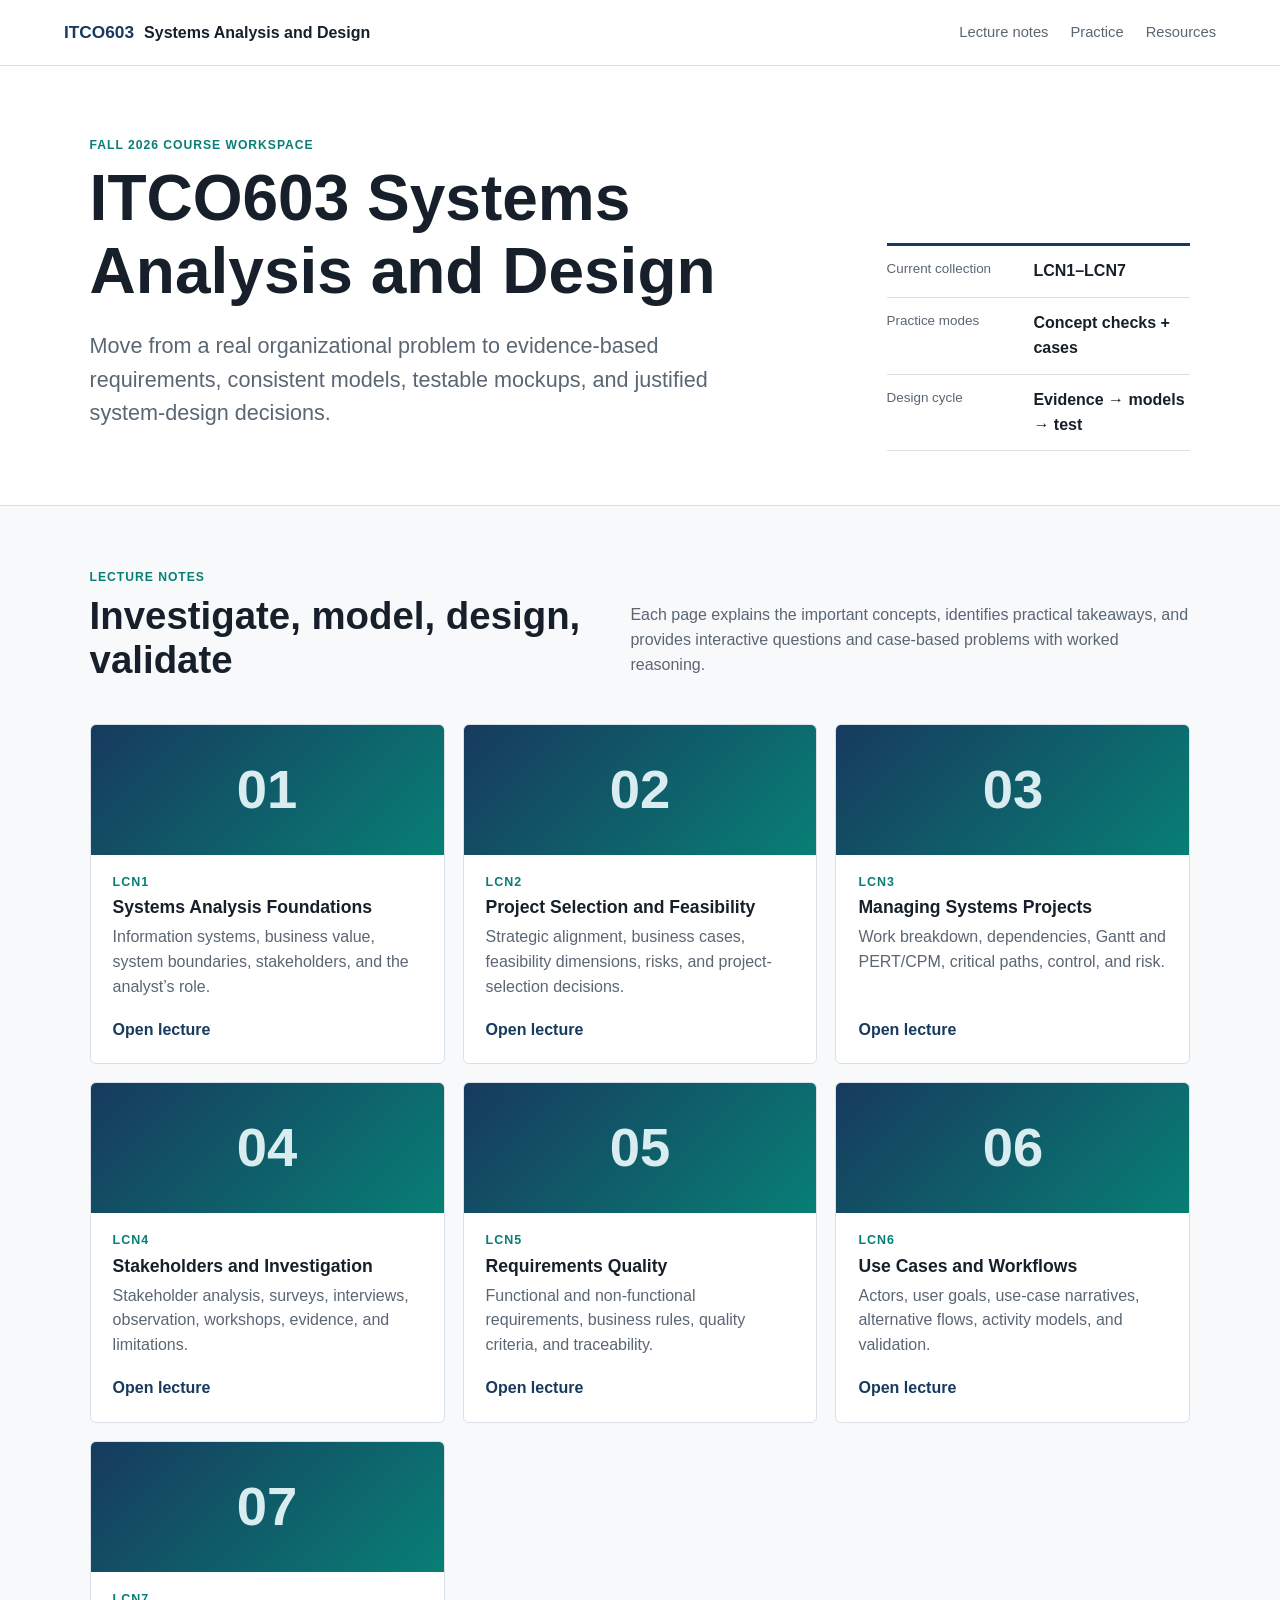
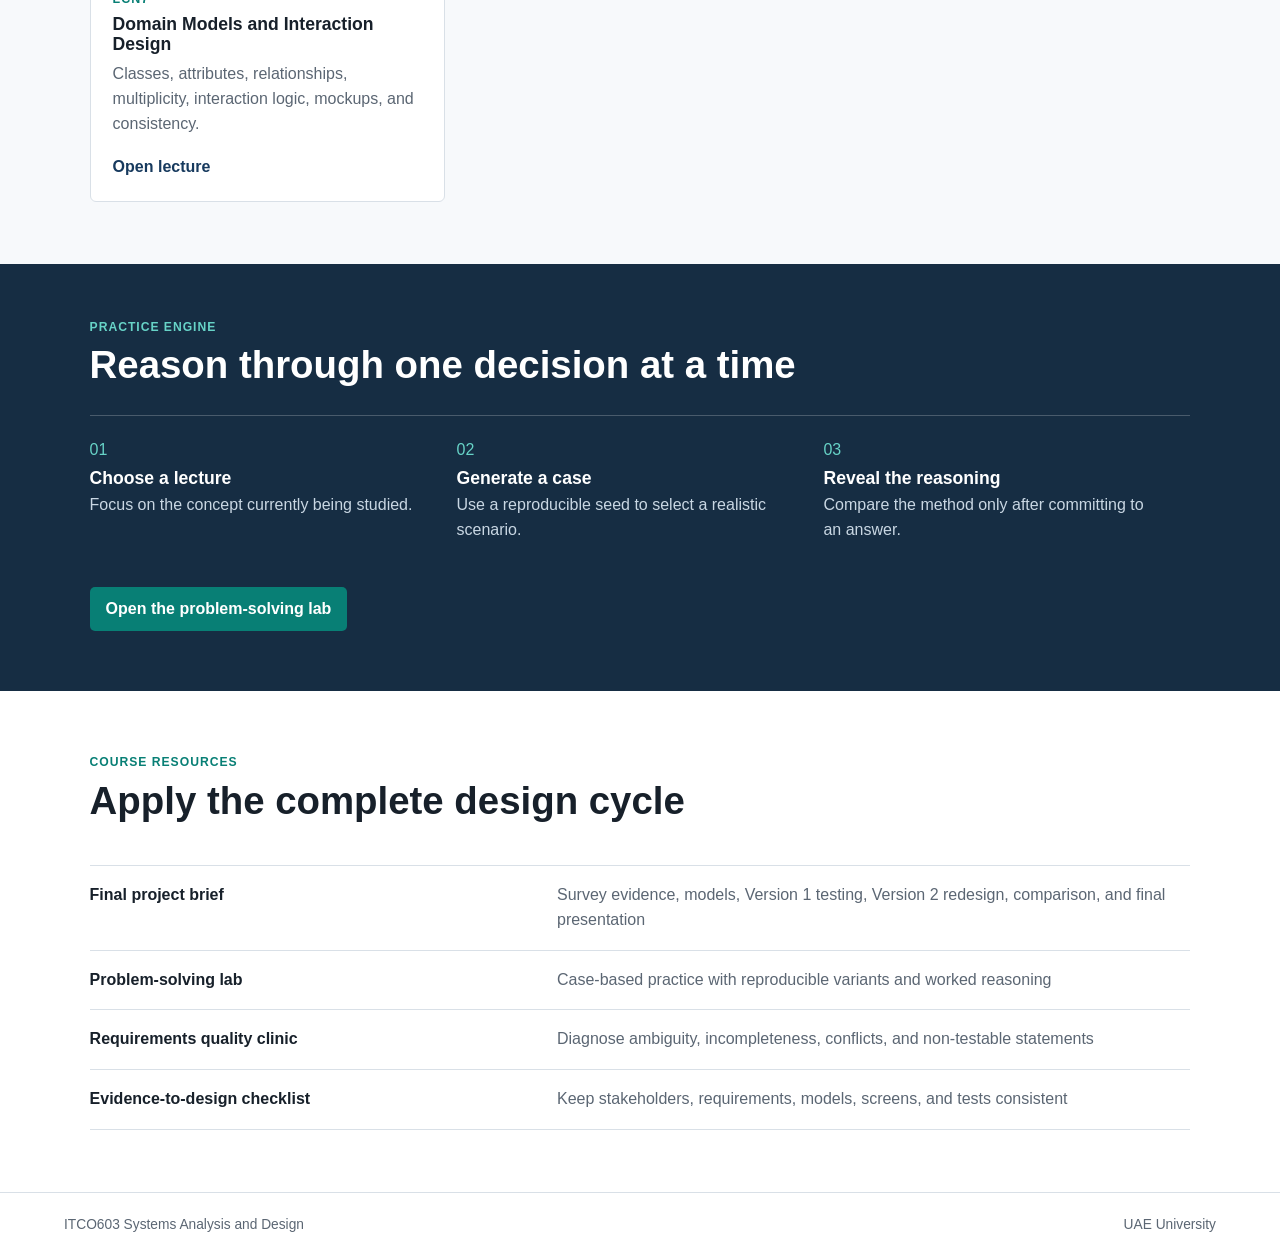
<file: docs/index.html>
<!doctype html>
<html lang="en">
<head>
  <meta charset="utf-8">
  <meta name="viewport" content="width=device-width, initial-scale=1">
  <meta name="description" content="ITCO603 Systems Analysis and Design concepts, practice questions, problem-solving cases, models, mockups, and project resources.">
  <title>ITCO603 Systems Analysis and Design</title>
  <link rel="stylesheet" href="styles.css?v=20260930a">
</head>
<body>
  <header class="site-header">
    <a class="course-mark" href="index.html" aria-label="ITCO603 home"><span class="course-code">ITCO603</span><span>Systems Analysis and Design</span></a>
    <nav class="top-nav" aria-label="Course navigation">
      <a href="#lectures">Lecture notes</a><a href="practice.html">Practice</a><a href="#resources">Resources</a>
    </nav>
  </header>
  <main>
    <section class="course-overview">
      <div>
        <p class="eyebrow">Fall 2026 course workspace</p>
        <h1>ITCO603 Systems Analysis and Design</h1>
        <p class="lede">Move from a real organizational problem to evidence-based requirements, consistent models, testable mockups, and justified system-design decisions.</p>
      </div>
      <dl class="course-facts" aria-label="Course structure">
        <div><dt>Current collection</dt><dd>LCN1–LCN7</dd></div>
        <div><dt>Practice modes</dt><dd>Concept checks + cases</dd></div>
        <div><dt>Design cycle</dt><dd>Evidence → models → test</dd></div>
      </dl>
    </section>

    <section class="section" id="lectures">
      <div class="section-heading">
        <div><p class="eyebrow">Lecture notes</p><h2>Investigate, model, design, validate</h2></div>
        <p>Each page explains the important concepts, identifies practical takeaways, and provides interactive questions and case-based problems with worked reasoning.</p>
      </div>
      <div class="lecture-grid">
        <a class="lecture-card" href="lcn1.html"><span class="lecture-visual">01</span><span class="lecture-number">LCN1</span><h3>Systems Analysis Foundations</h3><p>Information systems, business value, system boundaries, stakeholders, and the analyst’s role.</p><span class="card-action">Open lecture</span></a>
        <a class="lecture-card" href="lcn2.html"><span class="lecture-visual">02</span><span class="lecture-number">LCN2</span><h3>Project Selection and Feasibility</h3><p>Strategic alignment, business cases, feasibility dimensions, risks, and project-selection decisions.</p><span class="card-action">Open lecture</span></a>
        <a class="lecture-card" href="lcn3.html"><span class="lecture-visual">03</span><span class="lecture-number">LCN3</span><h3>Managing Systems Projects</h3><p>Work breakdown, dependencies, Gantt and PERT/CPM, critical paths, control, and risk.</p><span class="card-action">Open lecture</span></a>
        <a class="lecture-card" href="lcn4.html"><span class="lecture-visual">04</span><span class="lecture-number">LCN4</span><h3>Stakeholders and Investigation</h3><p>Stakeholder analysis, surveys, interviews, observation, workshops, evidence, and limitations.</p><span class="card-action">Open lecture</span></a>
        <a class="lecture-card" href="lcn5.html"><span class="lecture-visual">05</span><span class="lecture-number">LCN5</span><h3>Requirements Quality</h3><p>Functional and non-functional requirements, business rules, quality criteria, and traceability.</p><span class="card-action">Open lecture</span></a>
        <a class="lecture-card" href="lcn6.html"><span class="lecture-visual">06</span><span class="lecture-number">LCN6</span><h3>Use Cases and Workflows</h3><p>Actors, user goals, use-case narratives, alternative flows, activity models, and validation.</p><span class="card-action">Open lecture</span></a>
        <a class="lecture-card" href="lcn7.html"><span class="lecture-visual">07</span><span class="lecture-number">LCN7</span><h3>Domain Models and Interaction Design</h3><p>Classes, attributes, relationships, multiplicity, interaction logic, mockups, and consistency.</p><span class="card-action">Open lecture</span></a>
      </div>
    </section>

    <section class="practice-band">
      <div><p class="eyebrow">Practice engine</p><h2>Reason through one decision at a time</h2></div>
      <div class="practice-steps">
        <div><span>01</span><h3>Choose a lecture</h3><p>Focus on the concept currently being studied.</p></div>
        <div><span>02</span><h3>Generate a case</h3><p>Use a reproducible seed to select a realistic scenario.</p></div>
        <div><span>03</span><h3>Reveal the reasoning</h3><p>Compare the method only after committing to an answer.</p></div>
      </div>
      <a class="button button-primary" href="practice.html">Open the problem-solving lab</a>
    </section>

    <section class="section resources" id="resources">
      <div class="section-heading"><div><p class="eyebrow">Course resources</p><h2>Apply the complete design cycle</h2></div></div>
      <div class="resource-list">
        <a href="resources/ITCO603_Final_Project.docx"><strong>Final project brief</strong><span>Survey evidence, models, Version 1 testing, Version 2 redesign, comparison, and final presentation</span></a>
        <a href="practice.html"><strong>Problem-solving lab</strong><span>Case-based practice with reproducible variants and worked reasoning</span></a>
        <a href="lcn5.html#problems"><strong>Requirements quality clinic</strong><span>Diagnose ambiguity, incompleteness, conflicts, and non-testable statements</span></a>
        <a href="lcn7.html#takeaways"><strong>Evidence-to-design checklist</strong><span>Keep stakeholders, requirements, models, screens, and tests consistent</span></a>
      </div>
    </section>
  </main>
  <footer><span>ITCO603 Systems Analysis and Design</span><span>UAE University</span></footer>
</body>
</html>
</file>
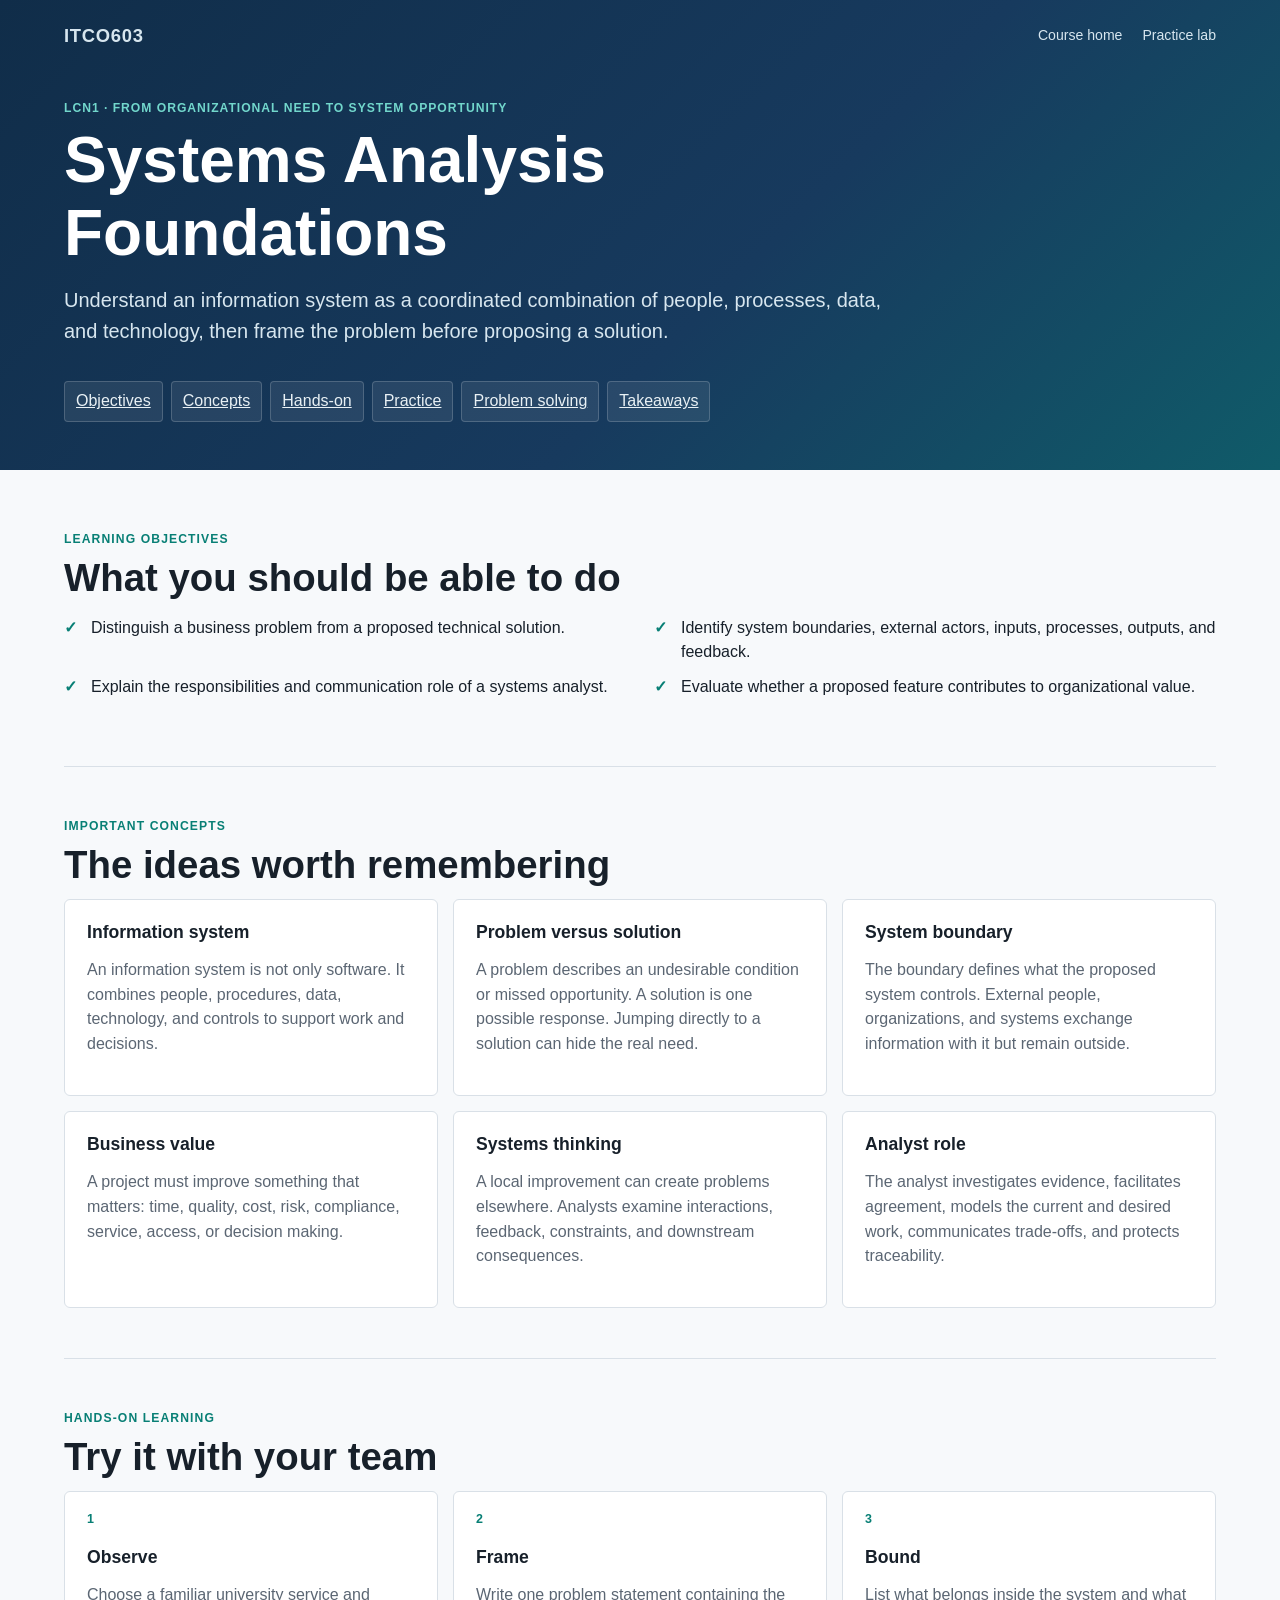
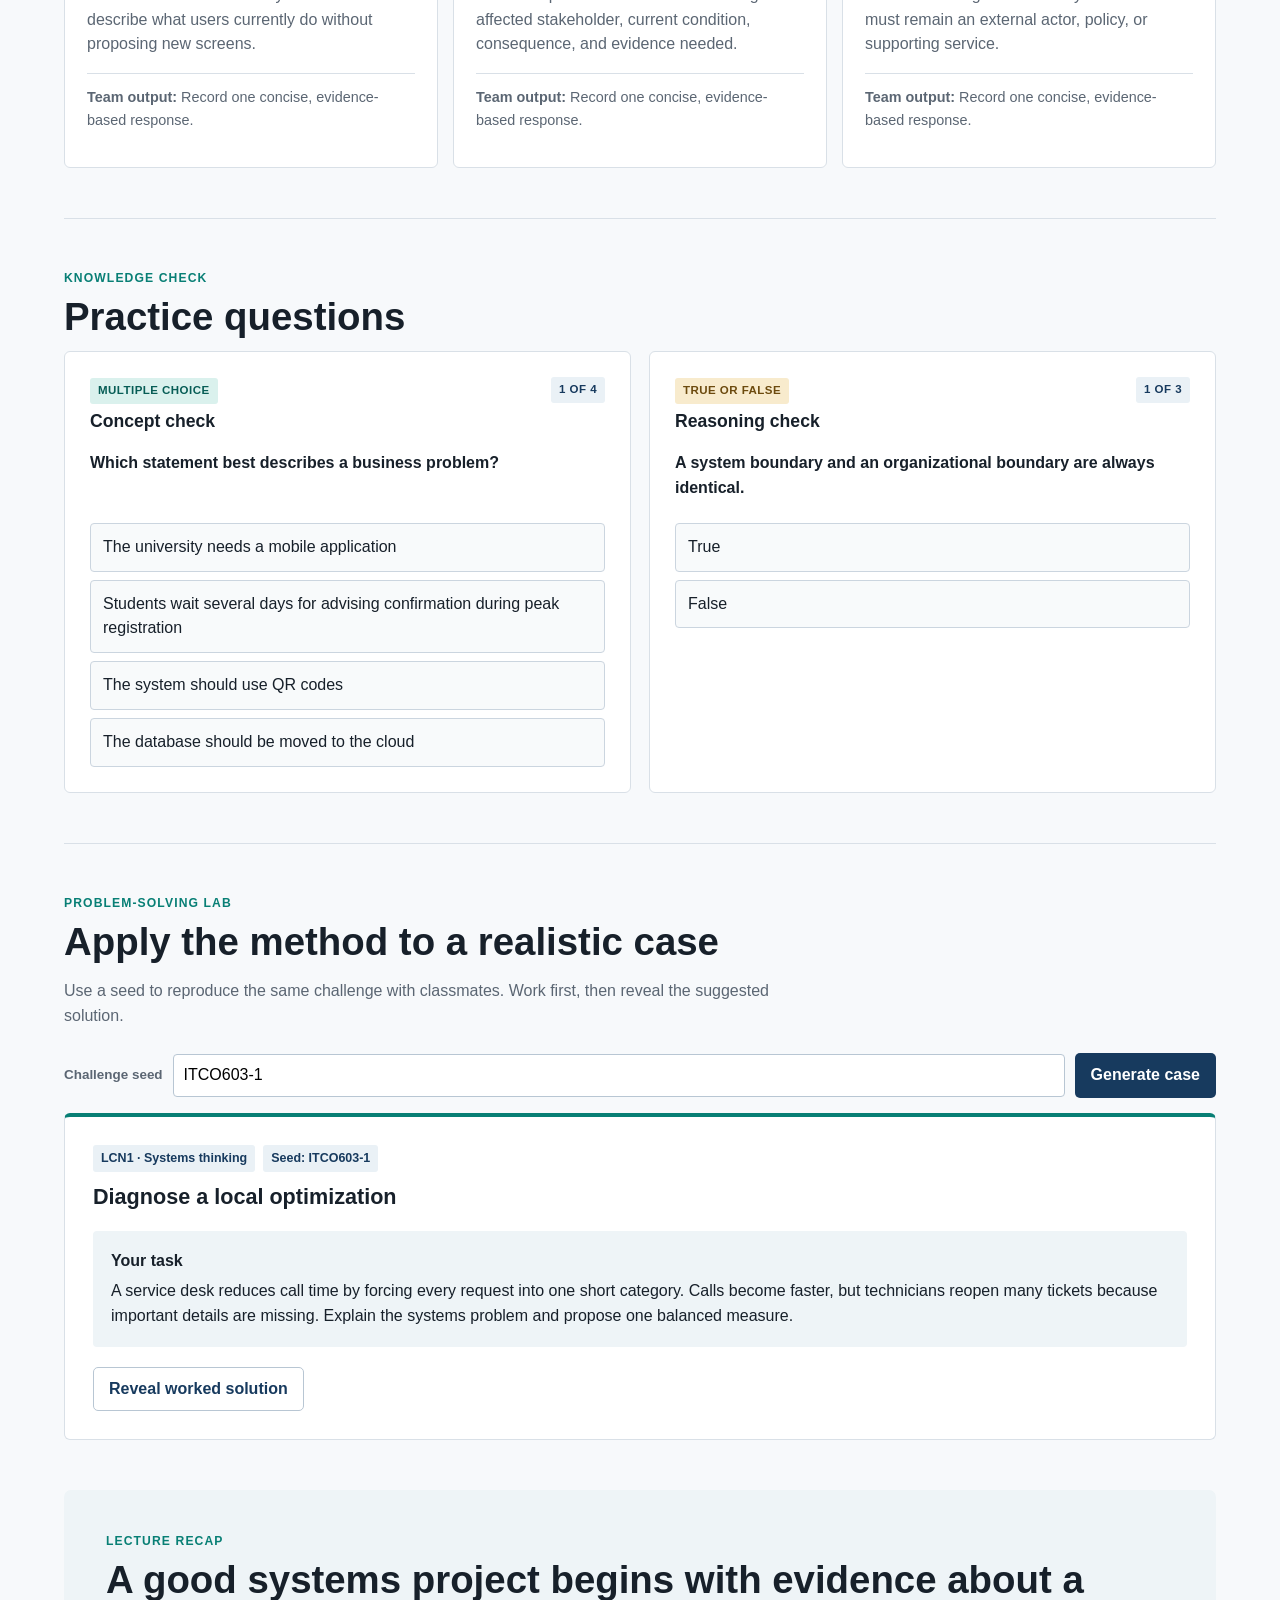
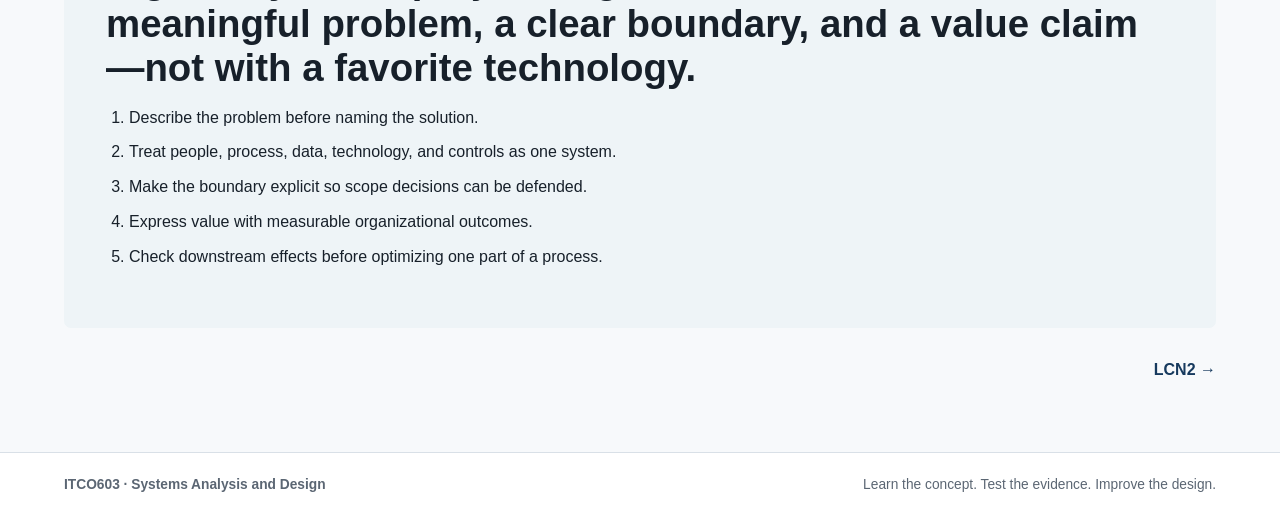
<file: docs/lcn1.html>
<!doctype html><html lang="en"><head><meta charset="utf-8"><meta name="viewport" content="width=device-width, initial-scale=1"><meta name="description" content="ITCO603 LCN1: Systems Analysis Foundations"><title>LCN1 · ITCO603</title><link rel="stylesheet" href="styles.css"></head><body data-lcn="1"><div id="lecture-app"></div><script src="data.js"></script><script src="app.js"></script></body></html>
</file>
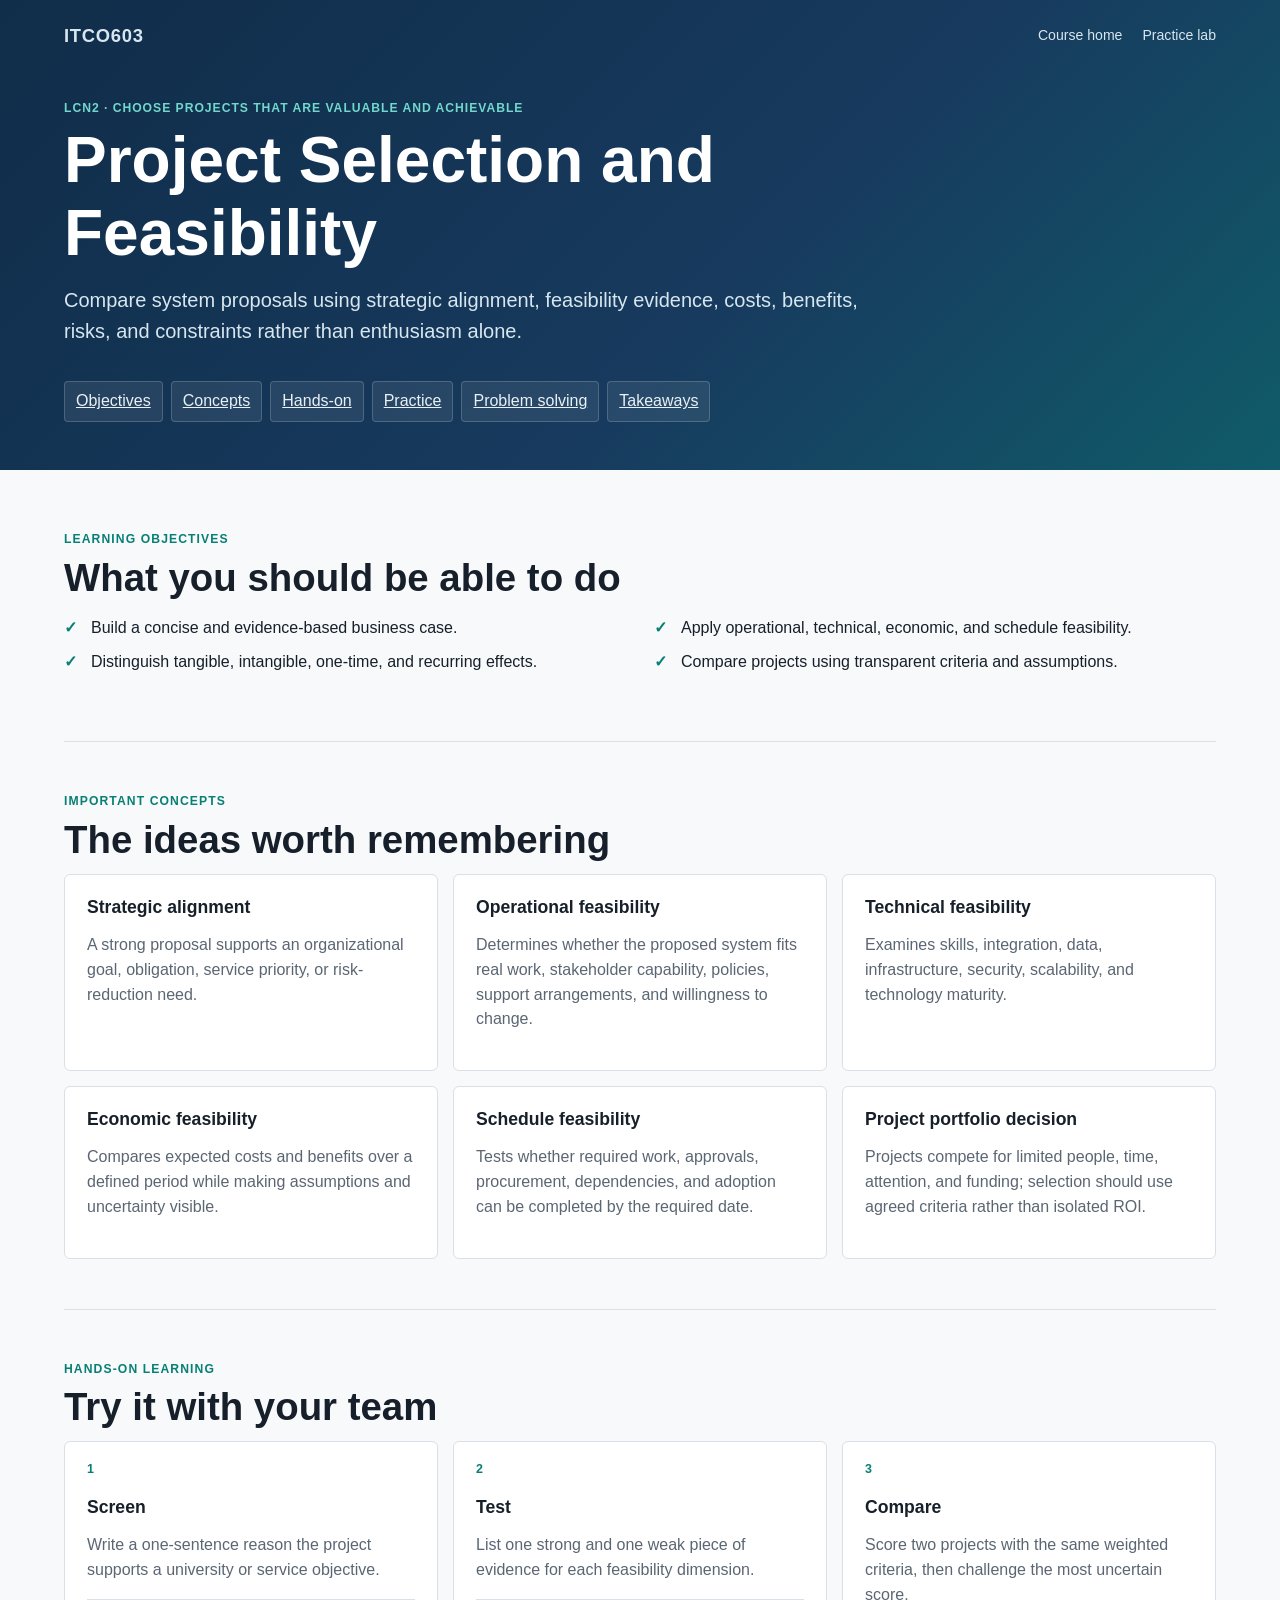
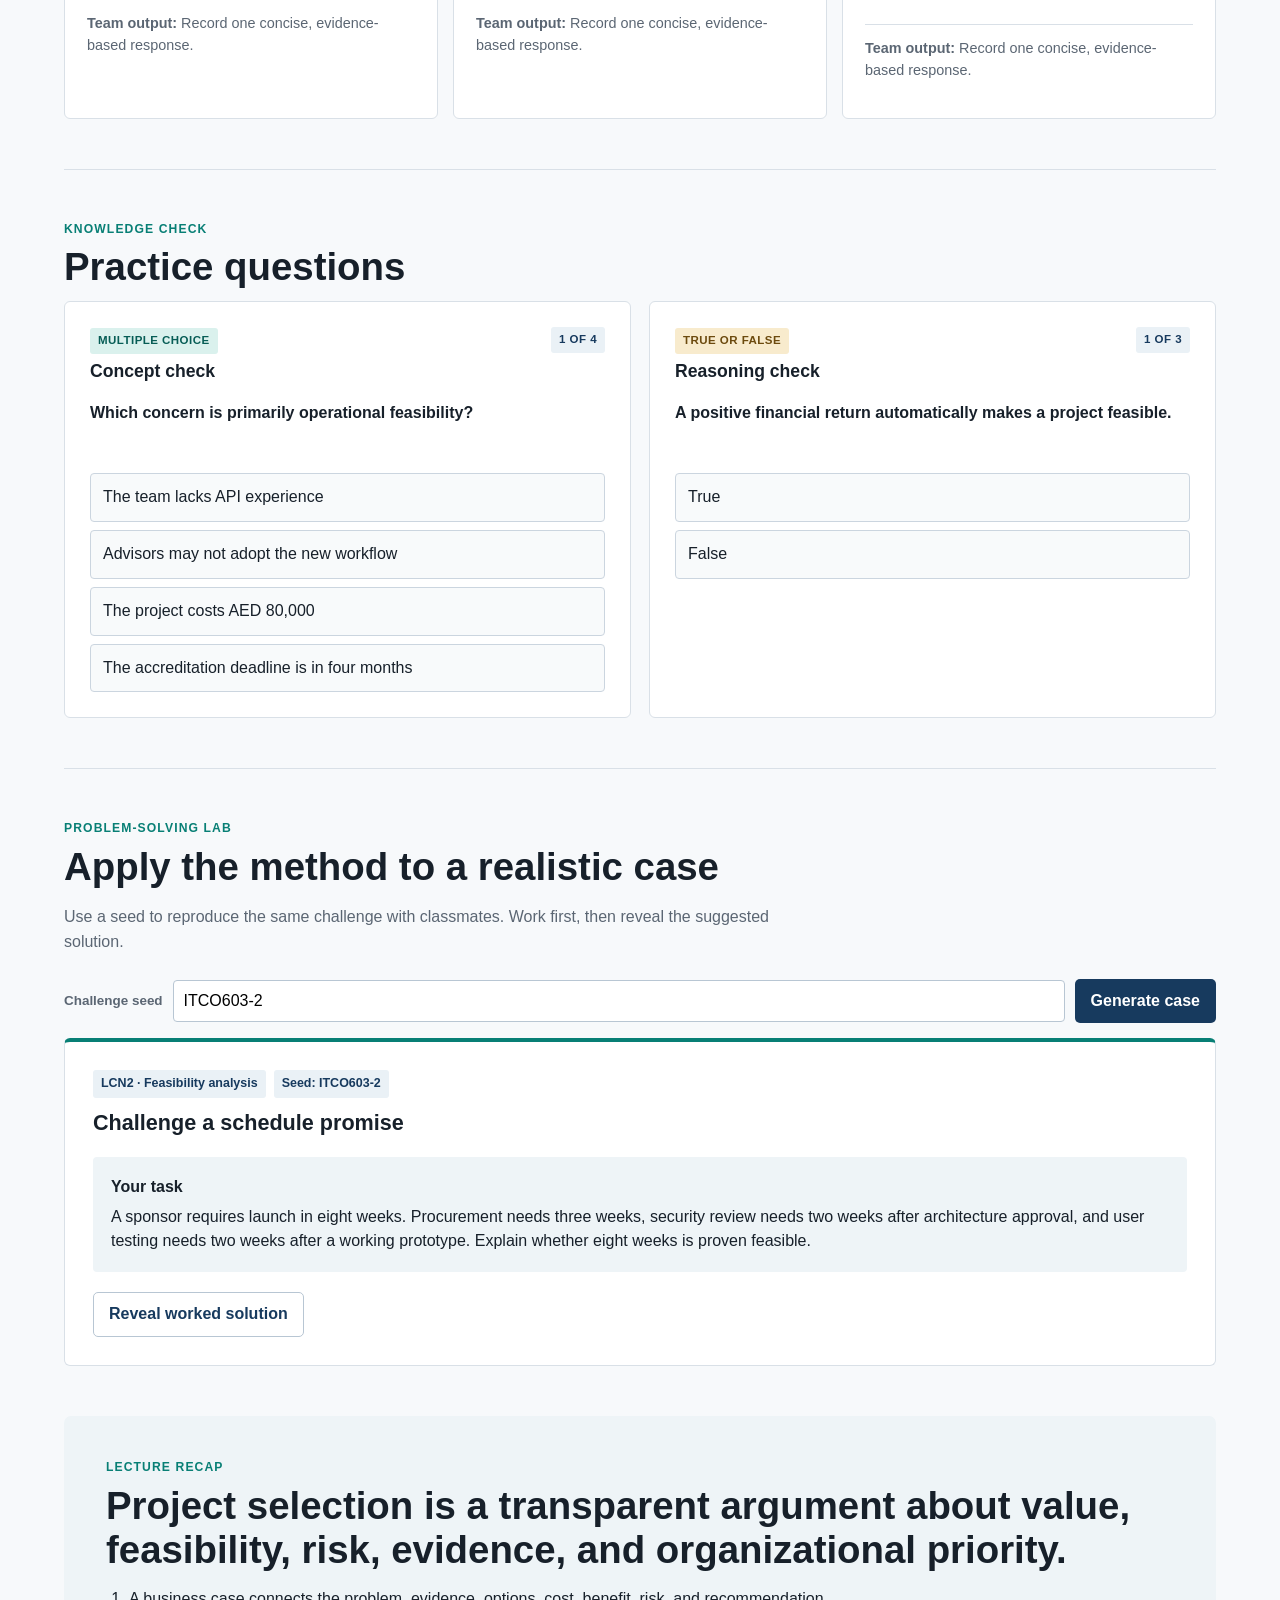
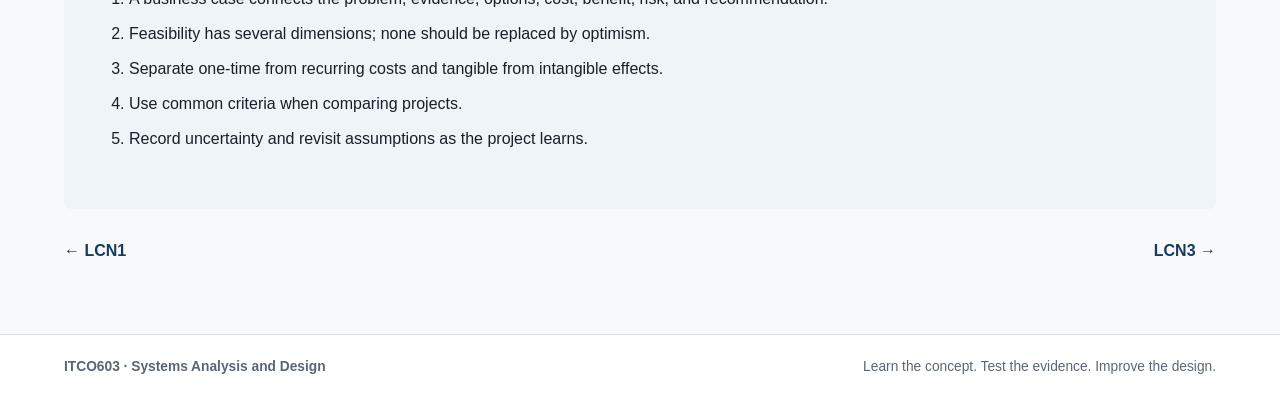
<file: docs/lcn2.html>
<!doctype html><html lang="en"><head><meta charset="utf-8"><meta name="viewport" content="width=device-width, initial-scale=1"><meta name="description" content="ITCO603 LCN2: Project Selection and Feasibility"><title>LCN2 · ITCO603</title><link rel="stylesheet" href="styles.css"></head><body data-lcn="2"><div id="lecture-app"></div><script src="data.js"></script><script src="app.js"></script></body></html>
</file>
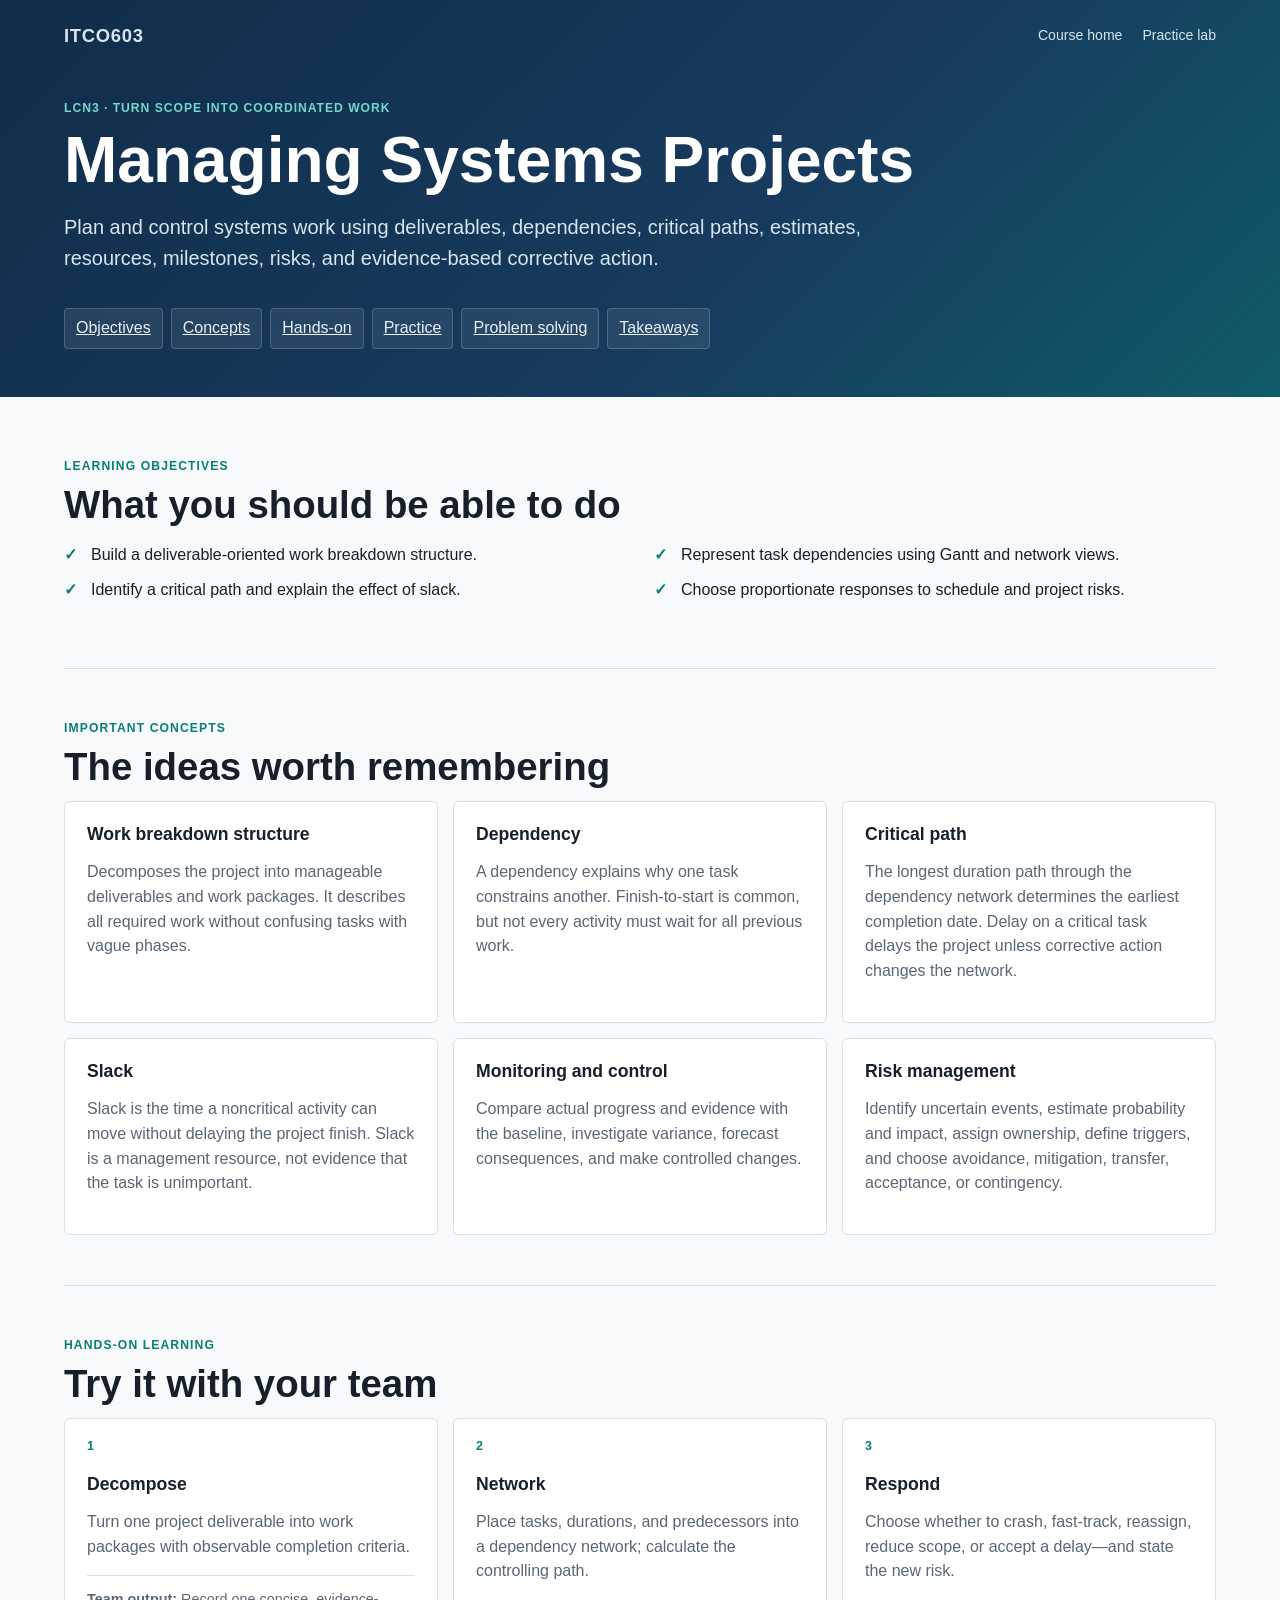
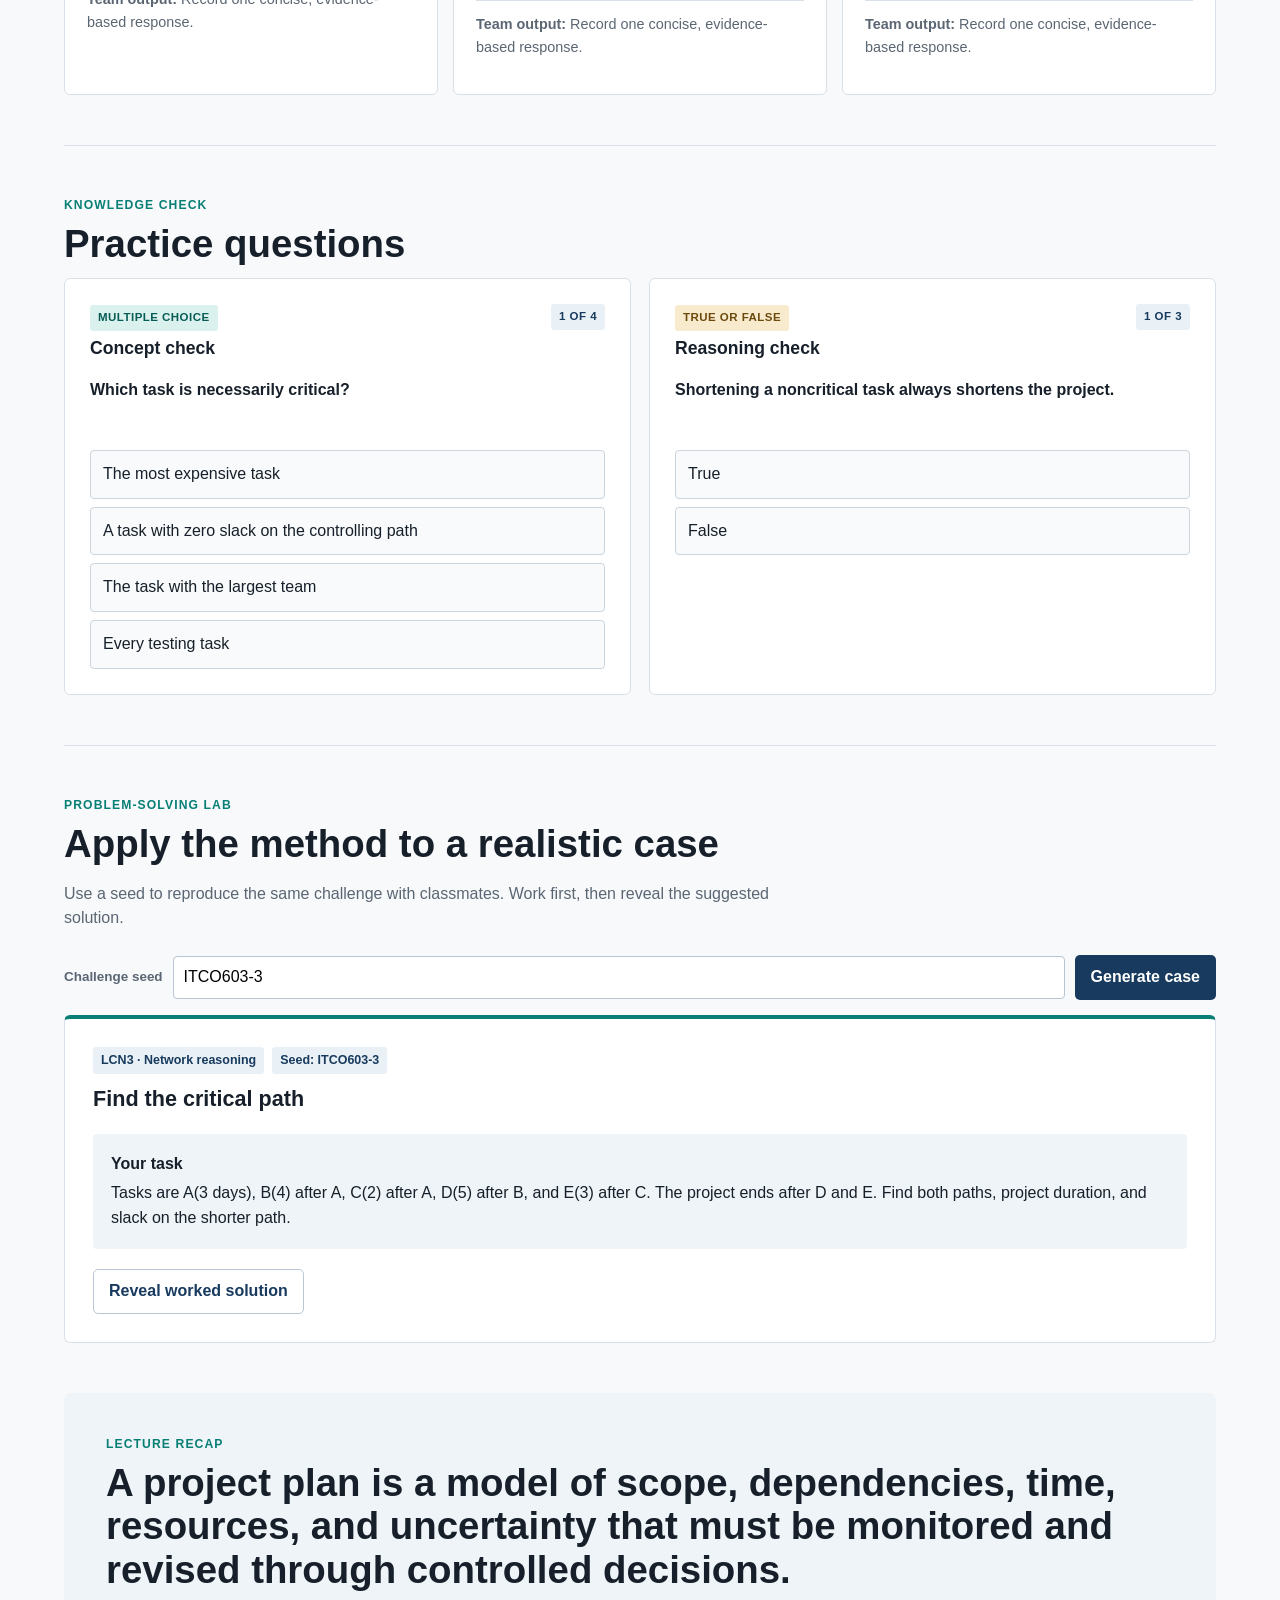
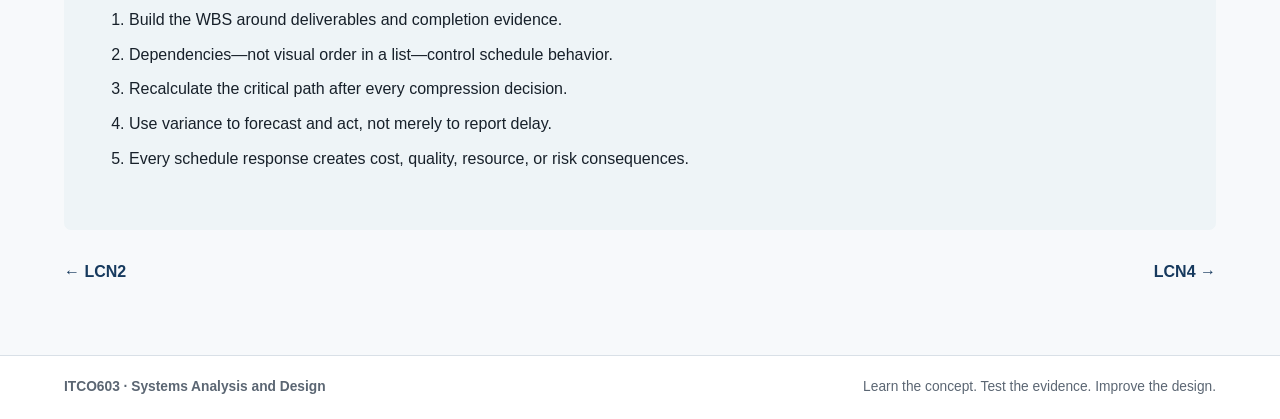
<file: docs/lcn3.html>
<!doctype html><html lang="en"><head><meta charset="utf-8"><meta name="viewport" content="width=device-width, initial-scale=1"><meta name="description" content="ITCO603 LCN3: Managing Systems Projects"><title>LCN3 · ITCO603</title><link rel="stylesheet" href="styles.css"></head><body data-lcn="3"><div id="lecture-app"></div><script src="data.js"></script><script src="app.js"></script></body></html>
</file>
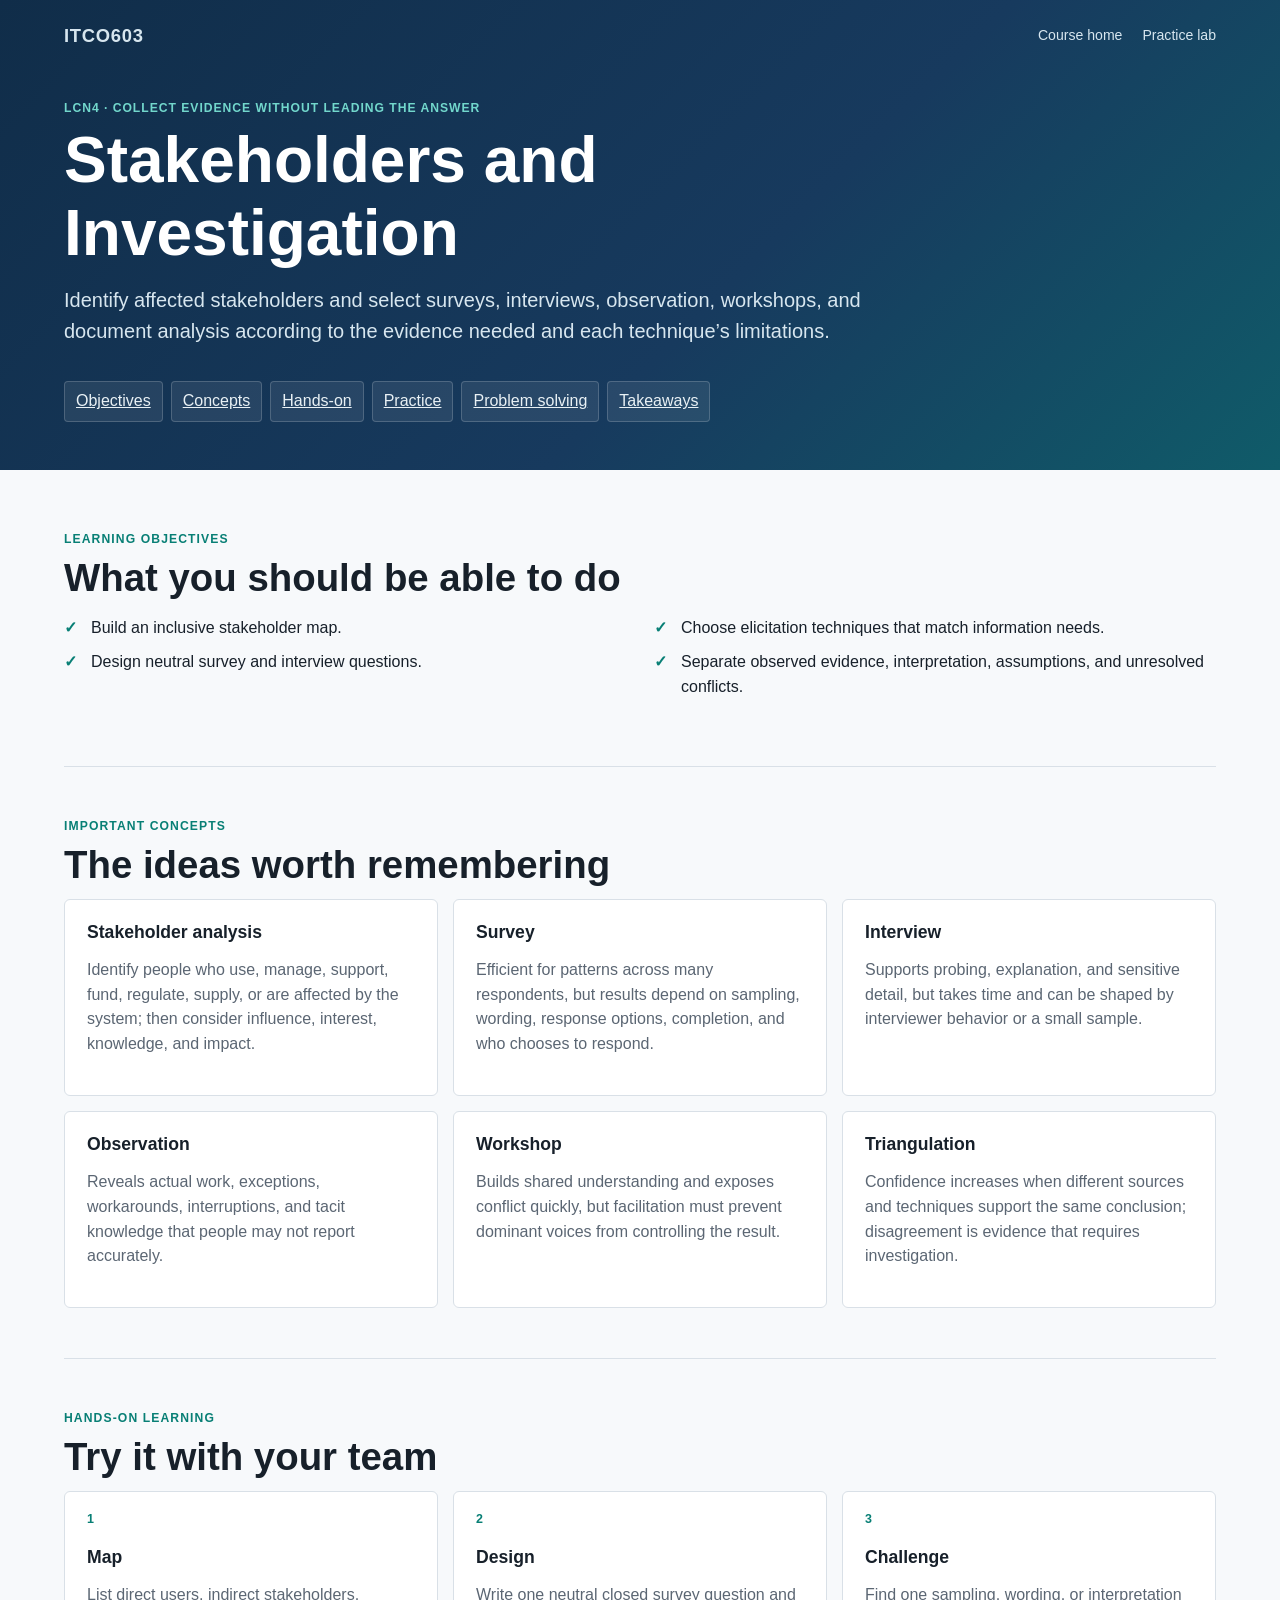
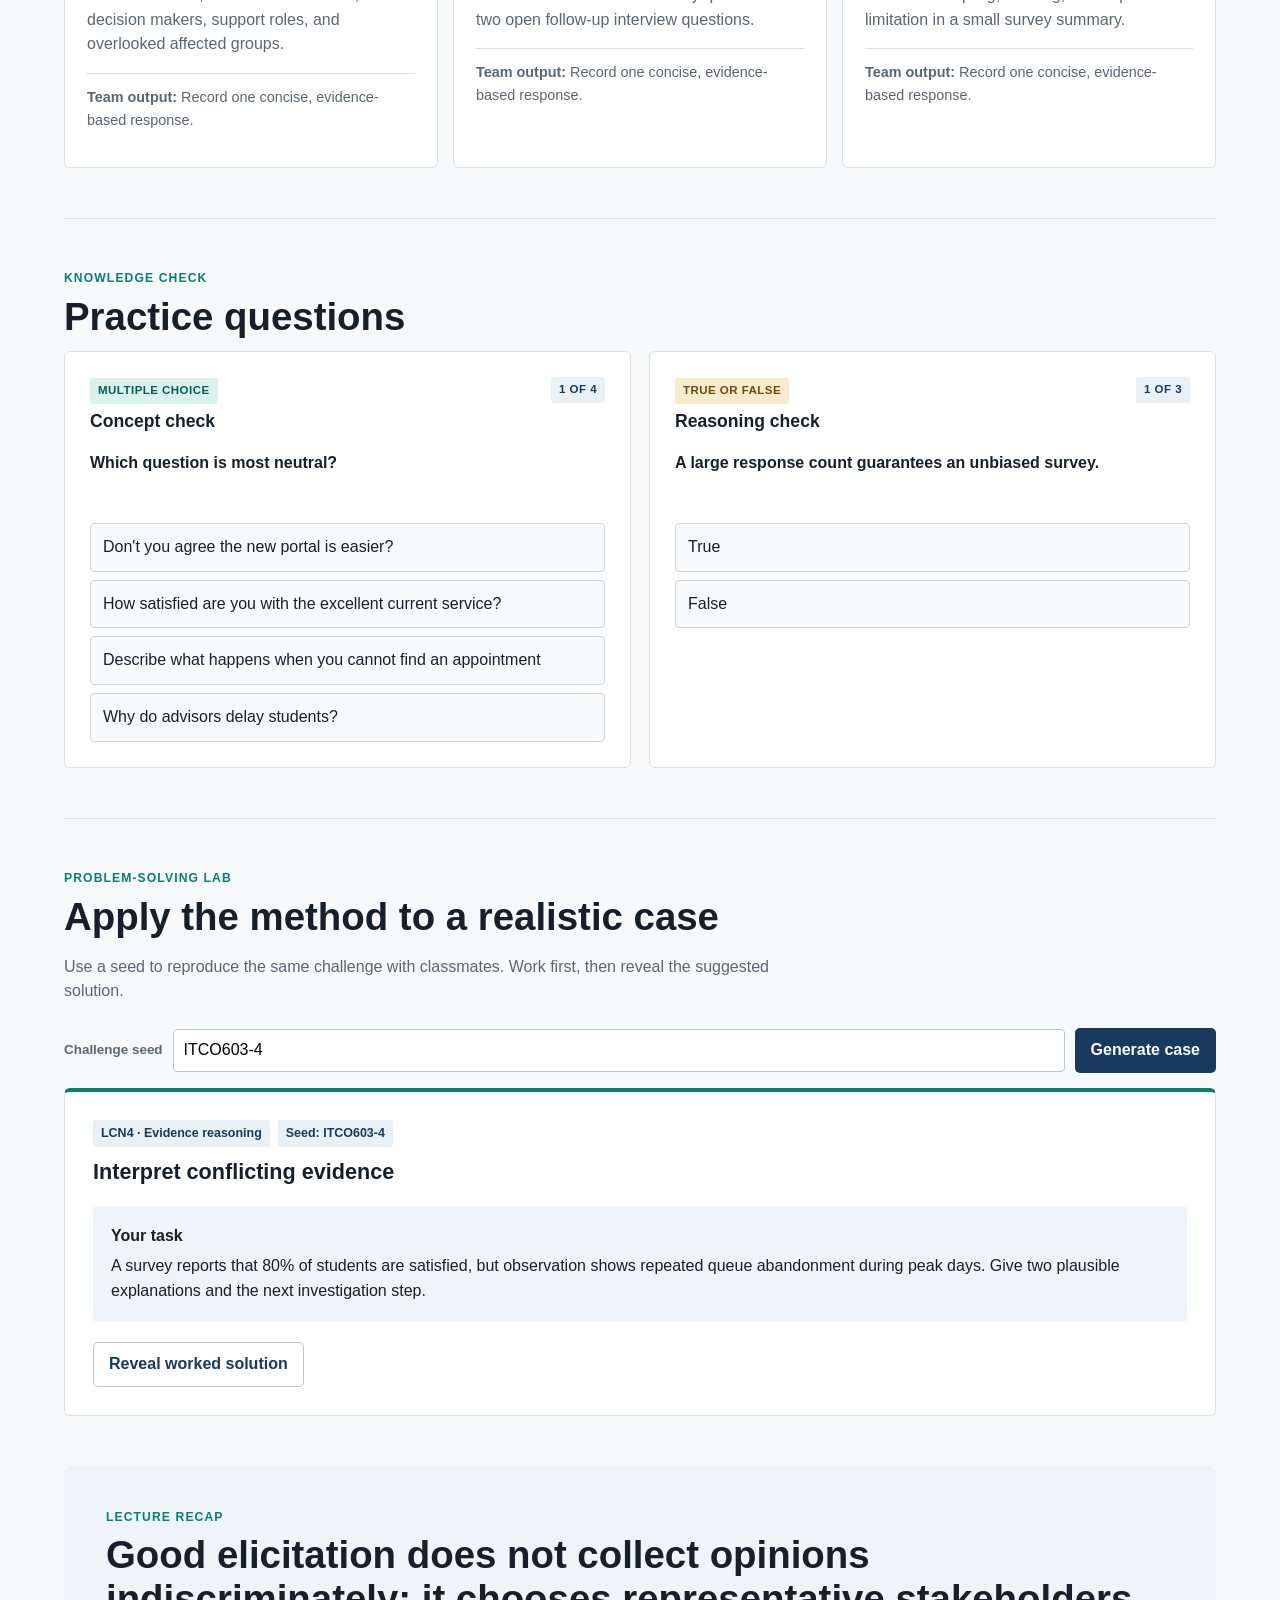
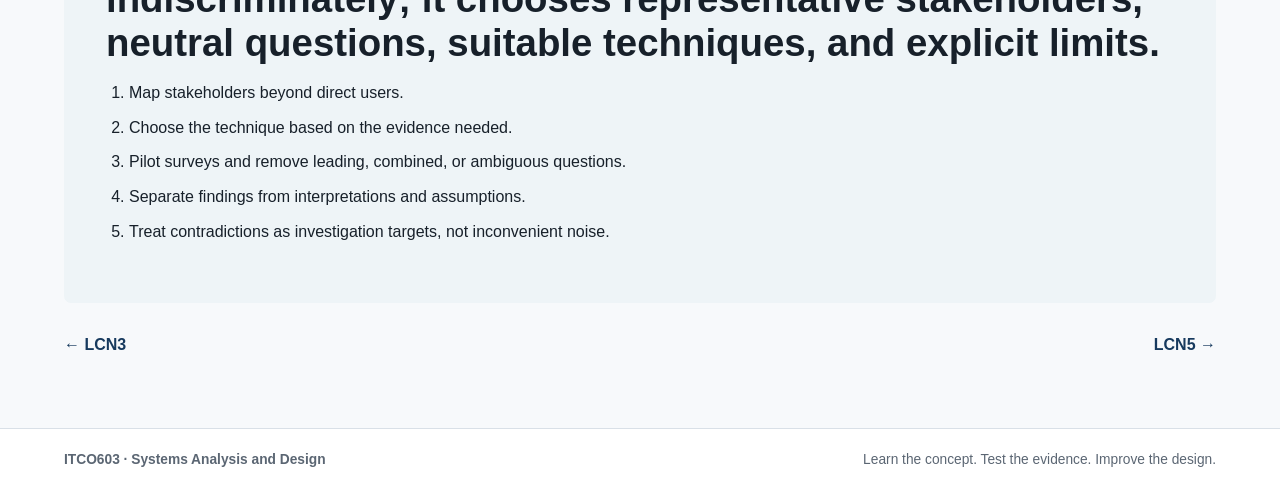
<file: docs/lcn4.html>
<!doctype html><html lang="en"><head><meta charset="utf-8"><meta name="viewport" content="width=device-width, initial-scale=1"><meta name="description" content="ITCO603 LCN4: Stakeholders and Investigation"><title>LCN4 · ITCO603</title><link rel="stylesheet" href="styles.css"></head><body data-lcn="4"><div id="lecture-app"></div><script src="data.js"></script><script src="app.js"></script></body></html>
</file>
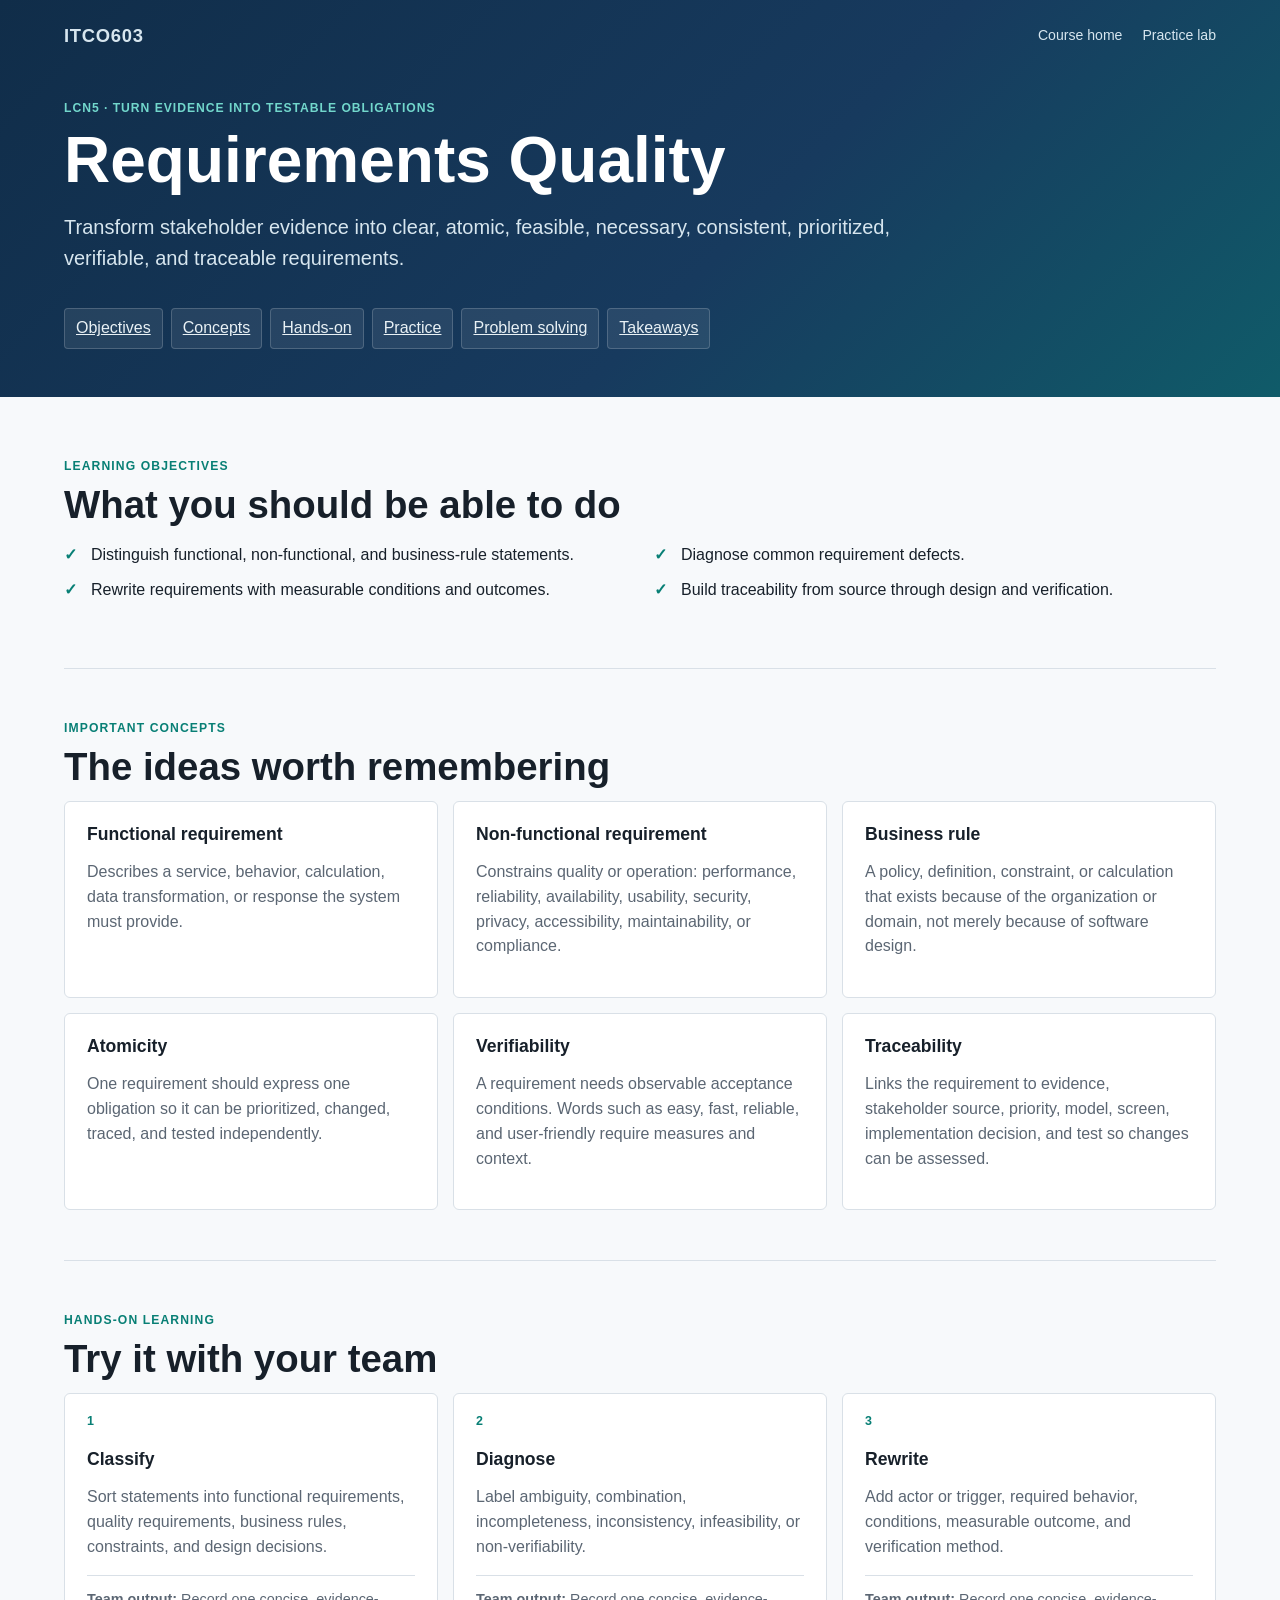
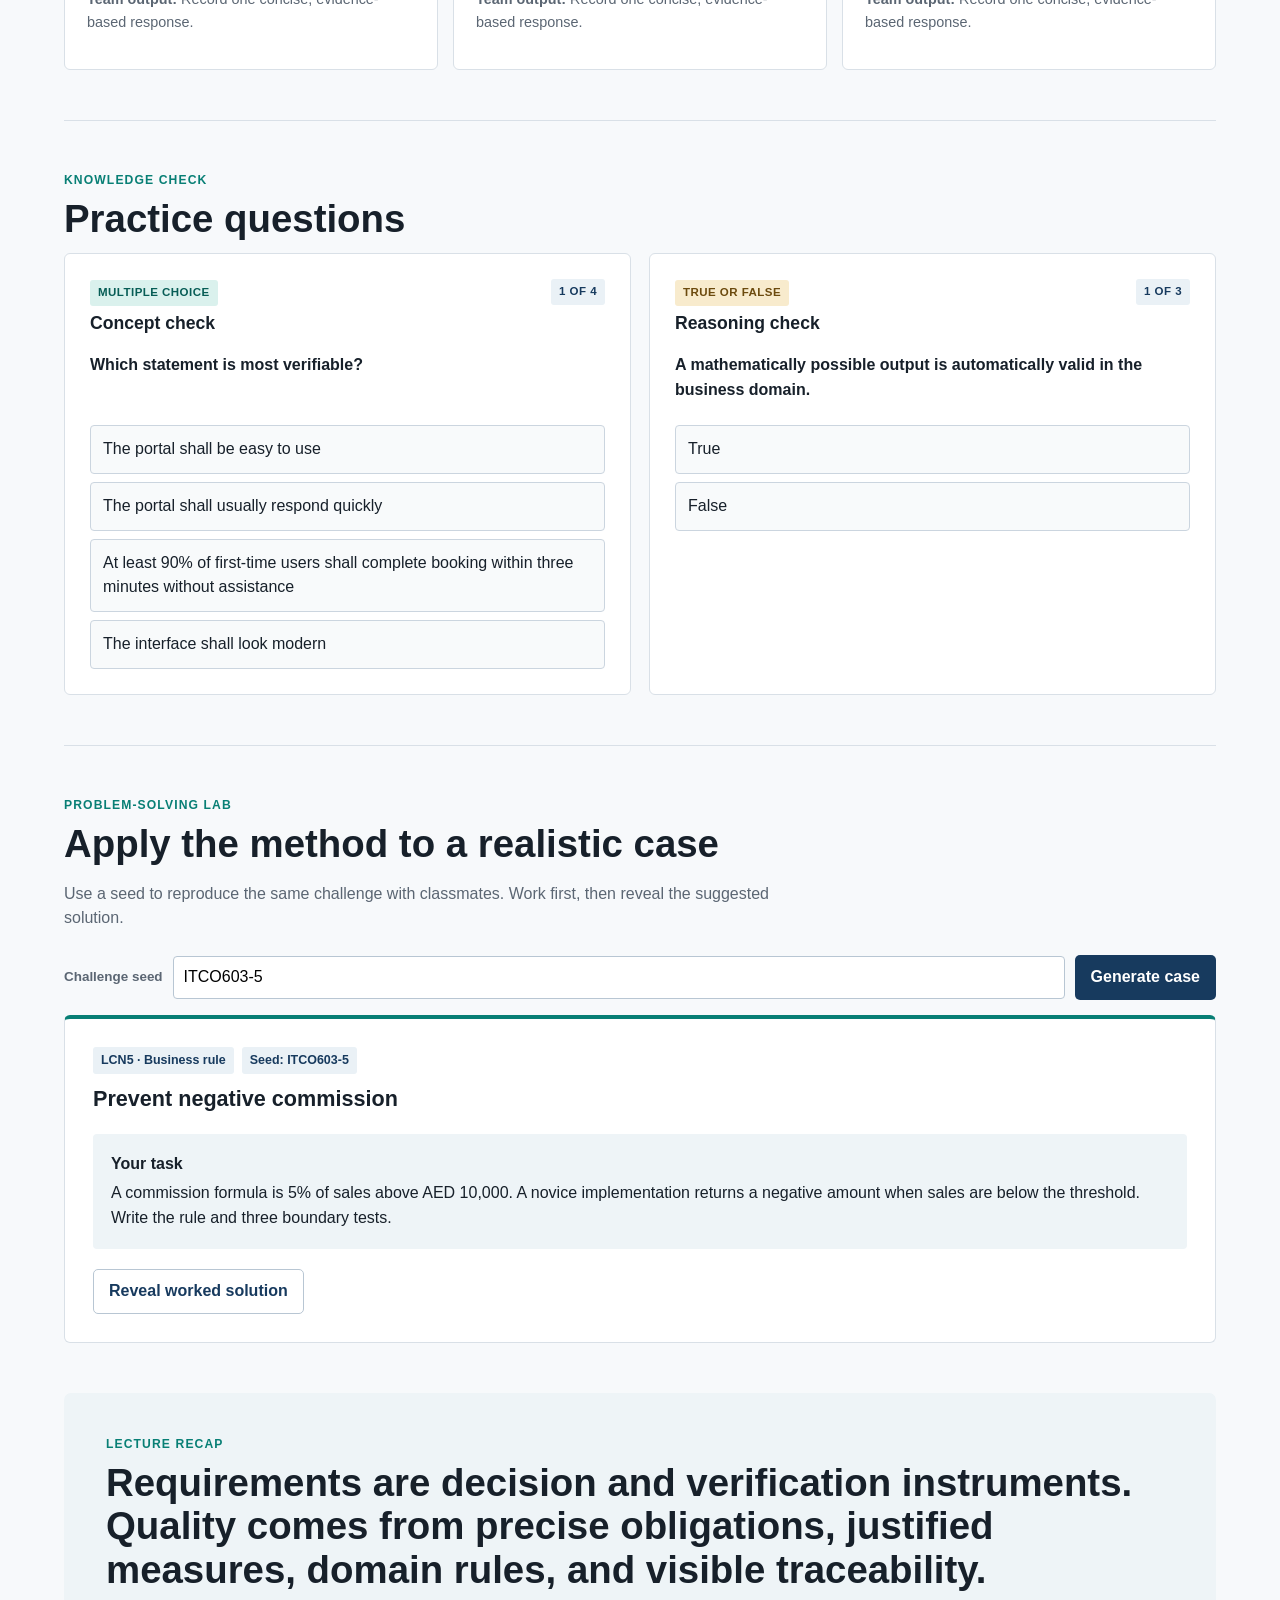
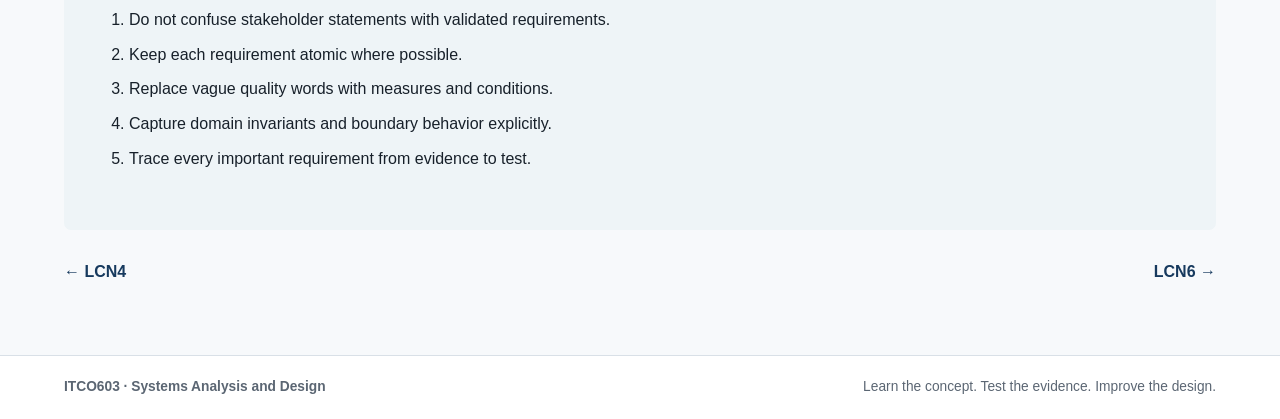
<file: docs/lcn5.html>
<!doctype html><html lang="en"><head><meta charset="utf-8"><meta name="viewport" content="width=device-width, initial-scale=1"><meta name="description" content="ITCO603 LCN5: Requirements Quality"><title>LCN5 · ITCO603</title><link rel="stylesheet" href="styles.css"></head><body data-lcn="5"><div id="lecture-app"></div><script src="data.js"></script><script src="app.js"></script></body></html>
</file>
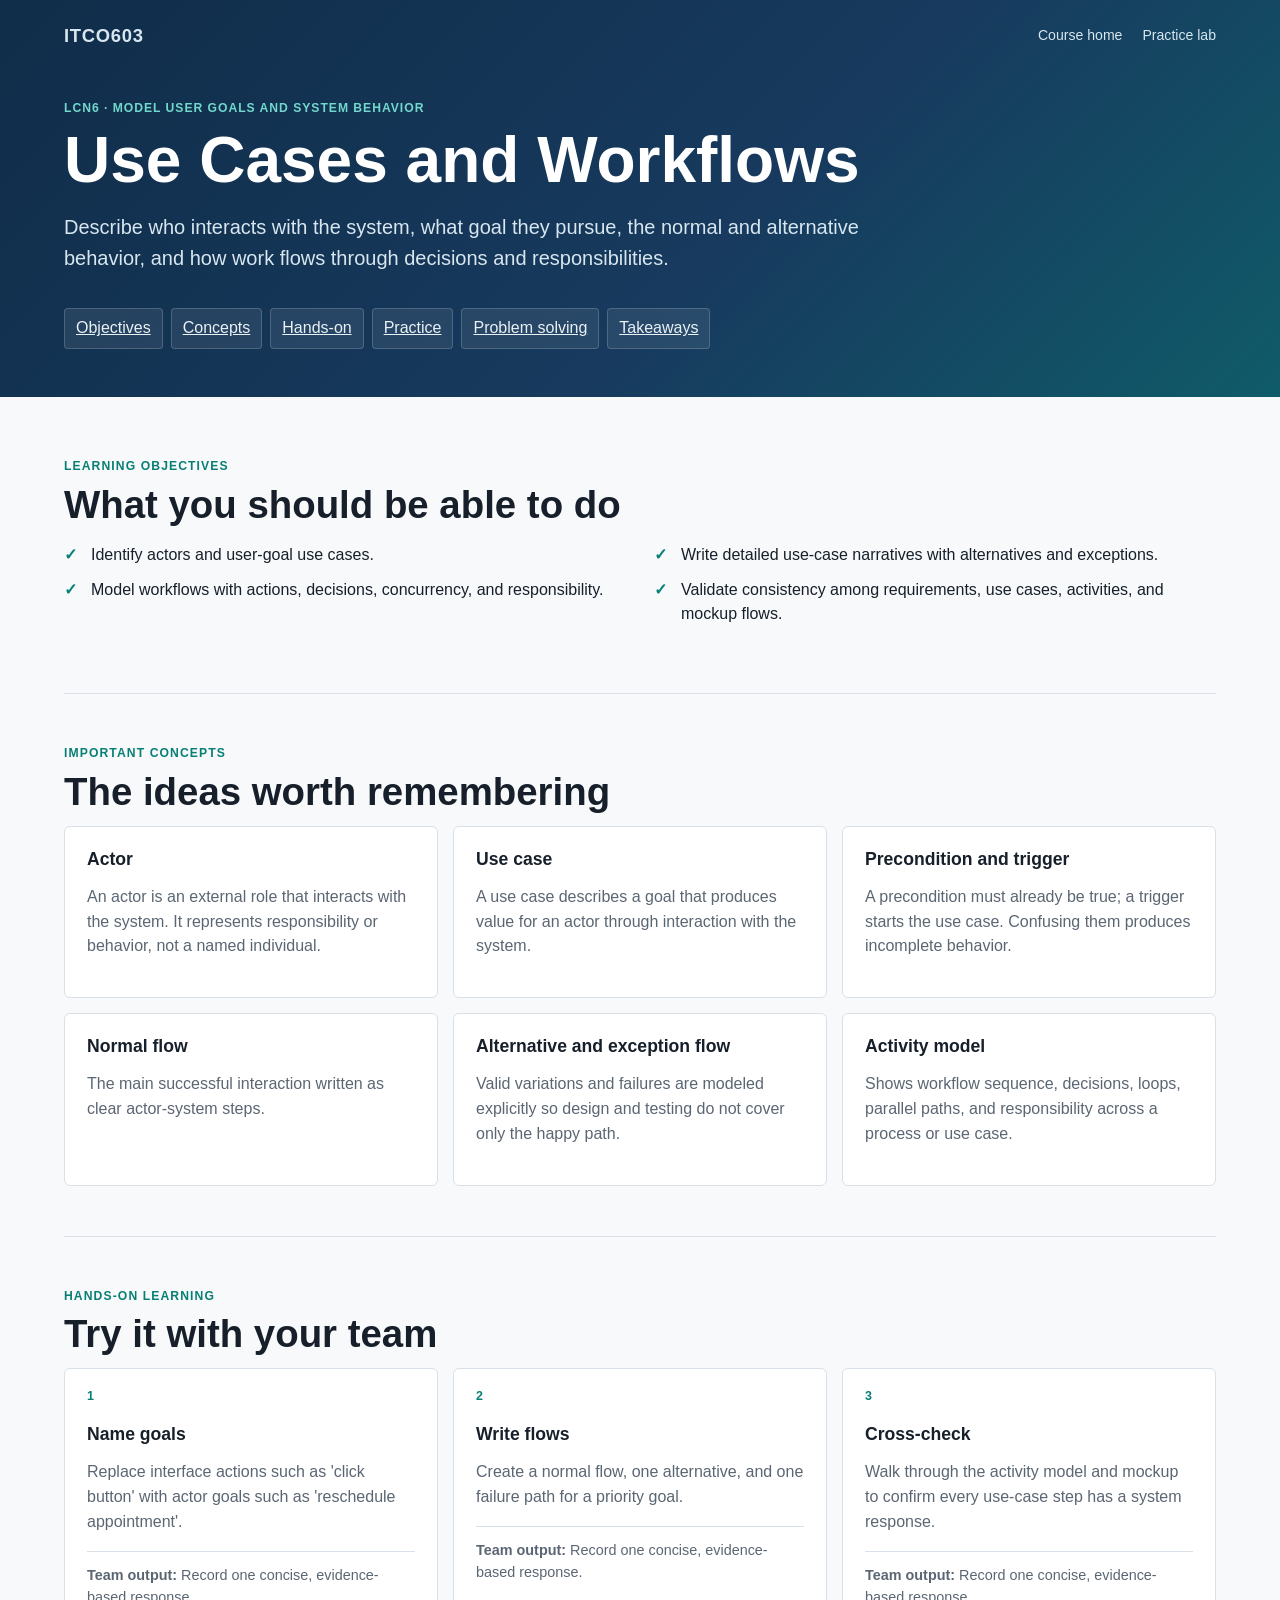
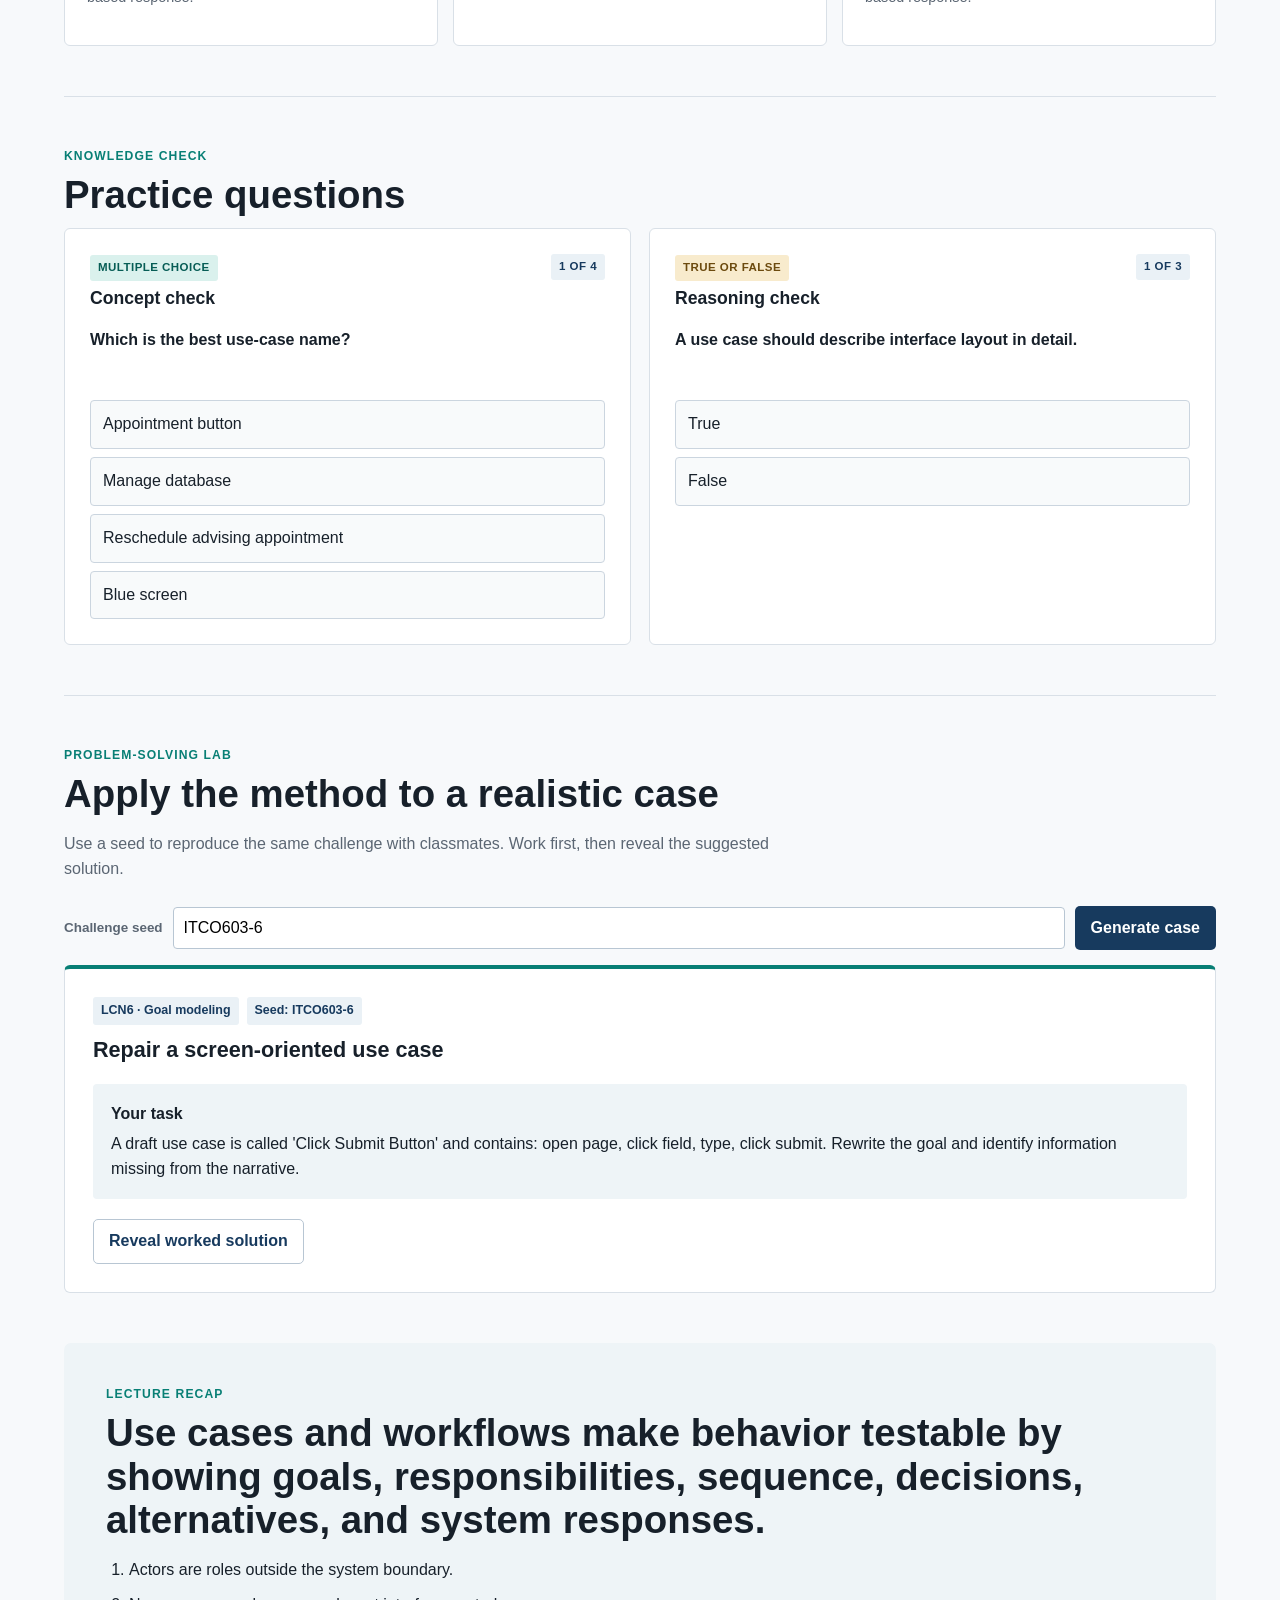
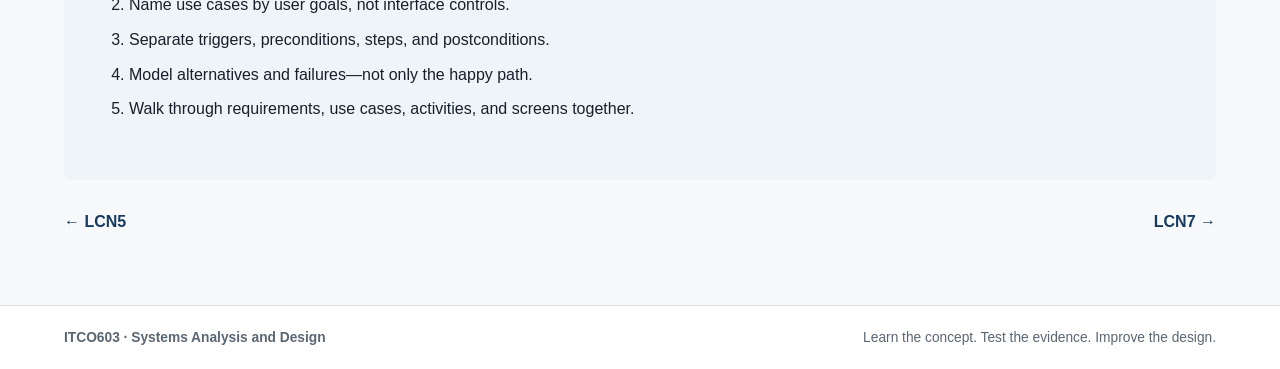
<file: docs/lcn6.html>
<!doctype html><html lang="en"><head><meta charset="utf-8"><meta name="viewport" content="width=device-width, initial-scale=1"><meta name="description" content="ITCO603 LCN6: Use Cases and Workflows"><title>LCN6 · ITCO603</title><link rel="stylesheet" href="styles.css"></head><body data-lcn="6"><div id="lecture-app"></div><script src="data.js"></script><script src="app.js"></script></body></html>
</file>
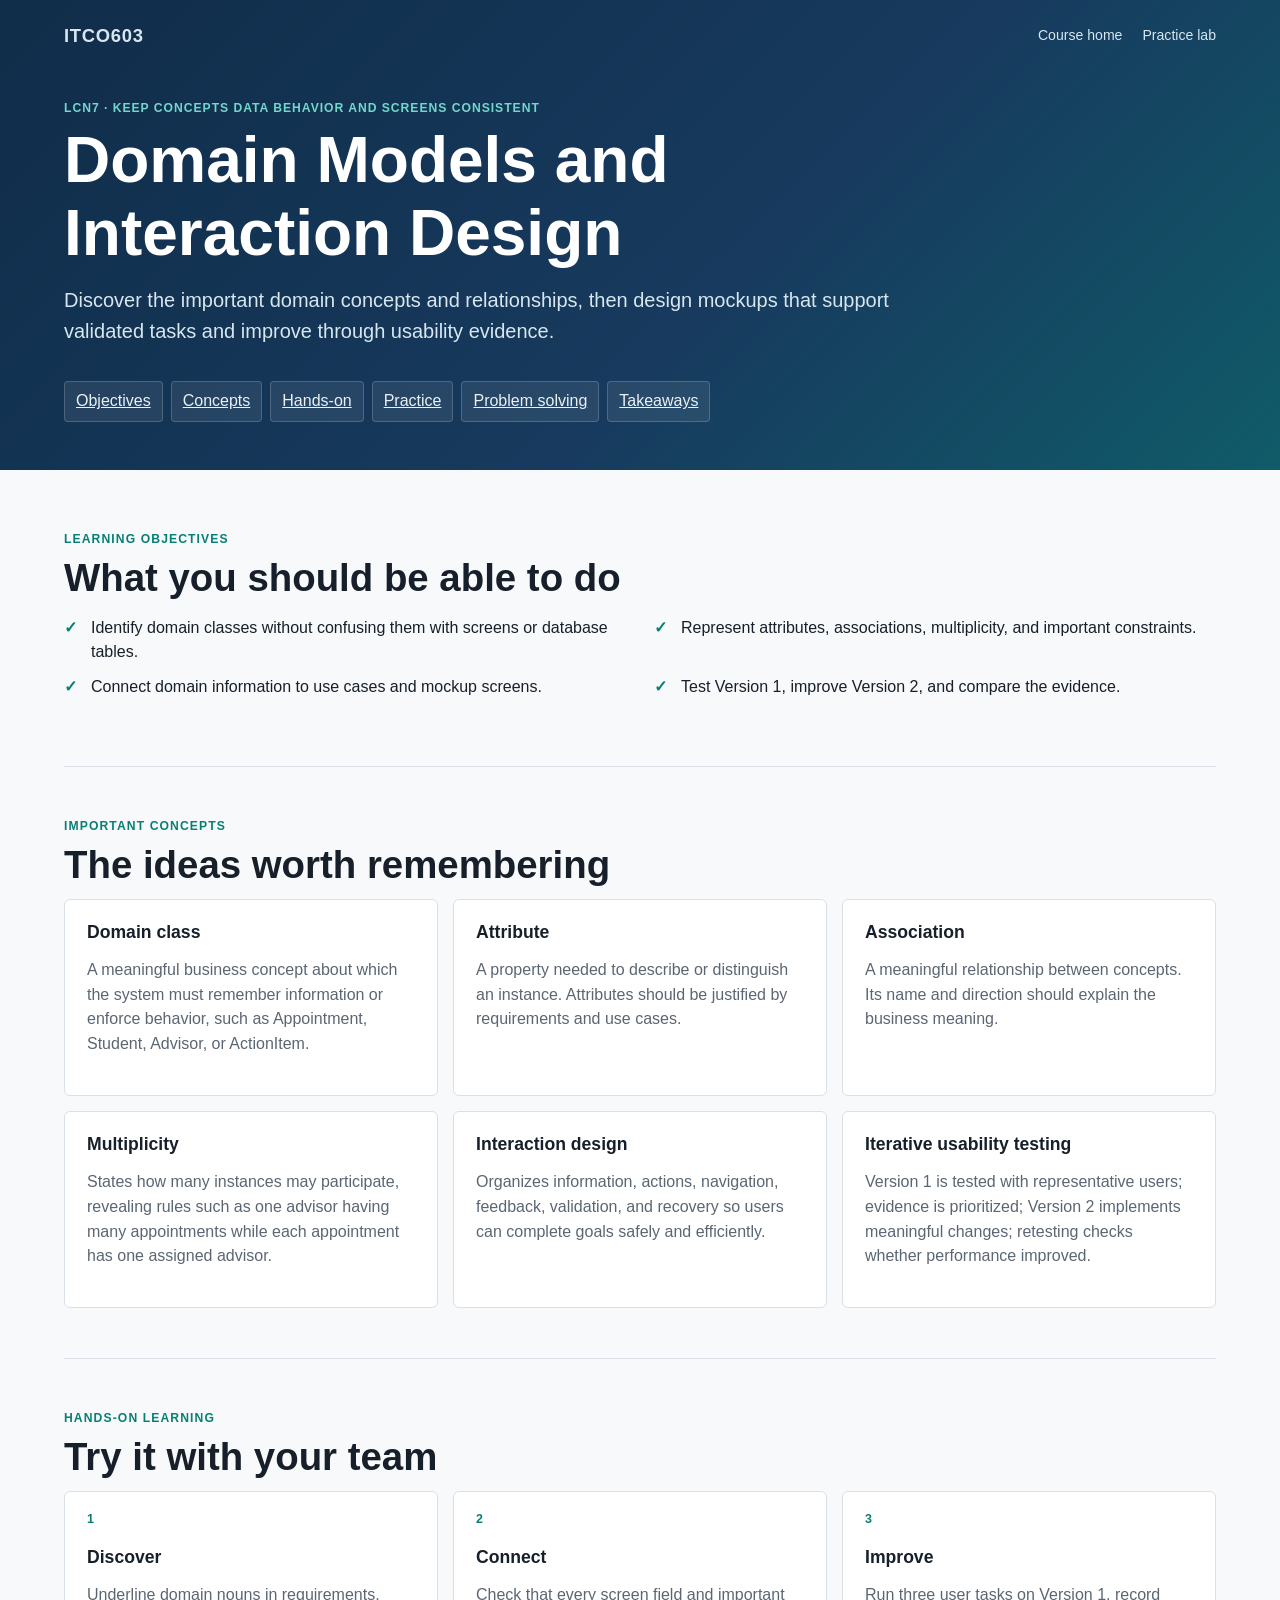
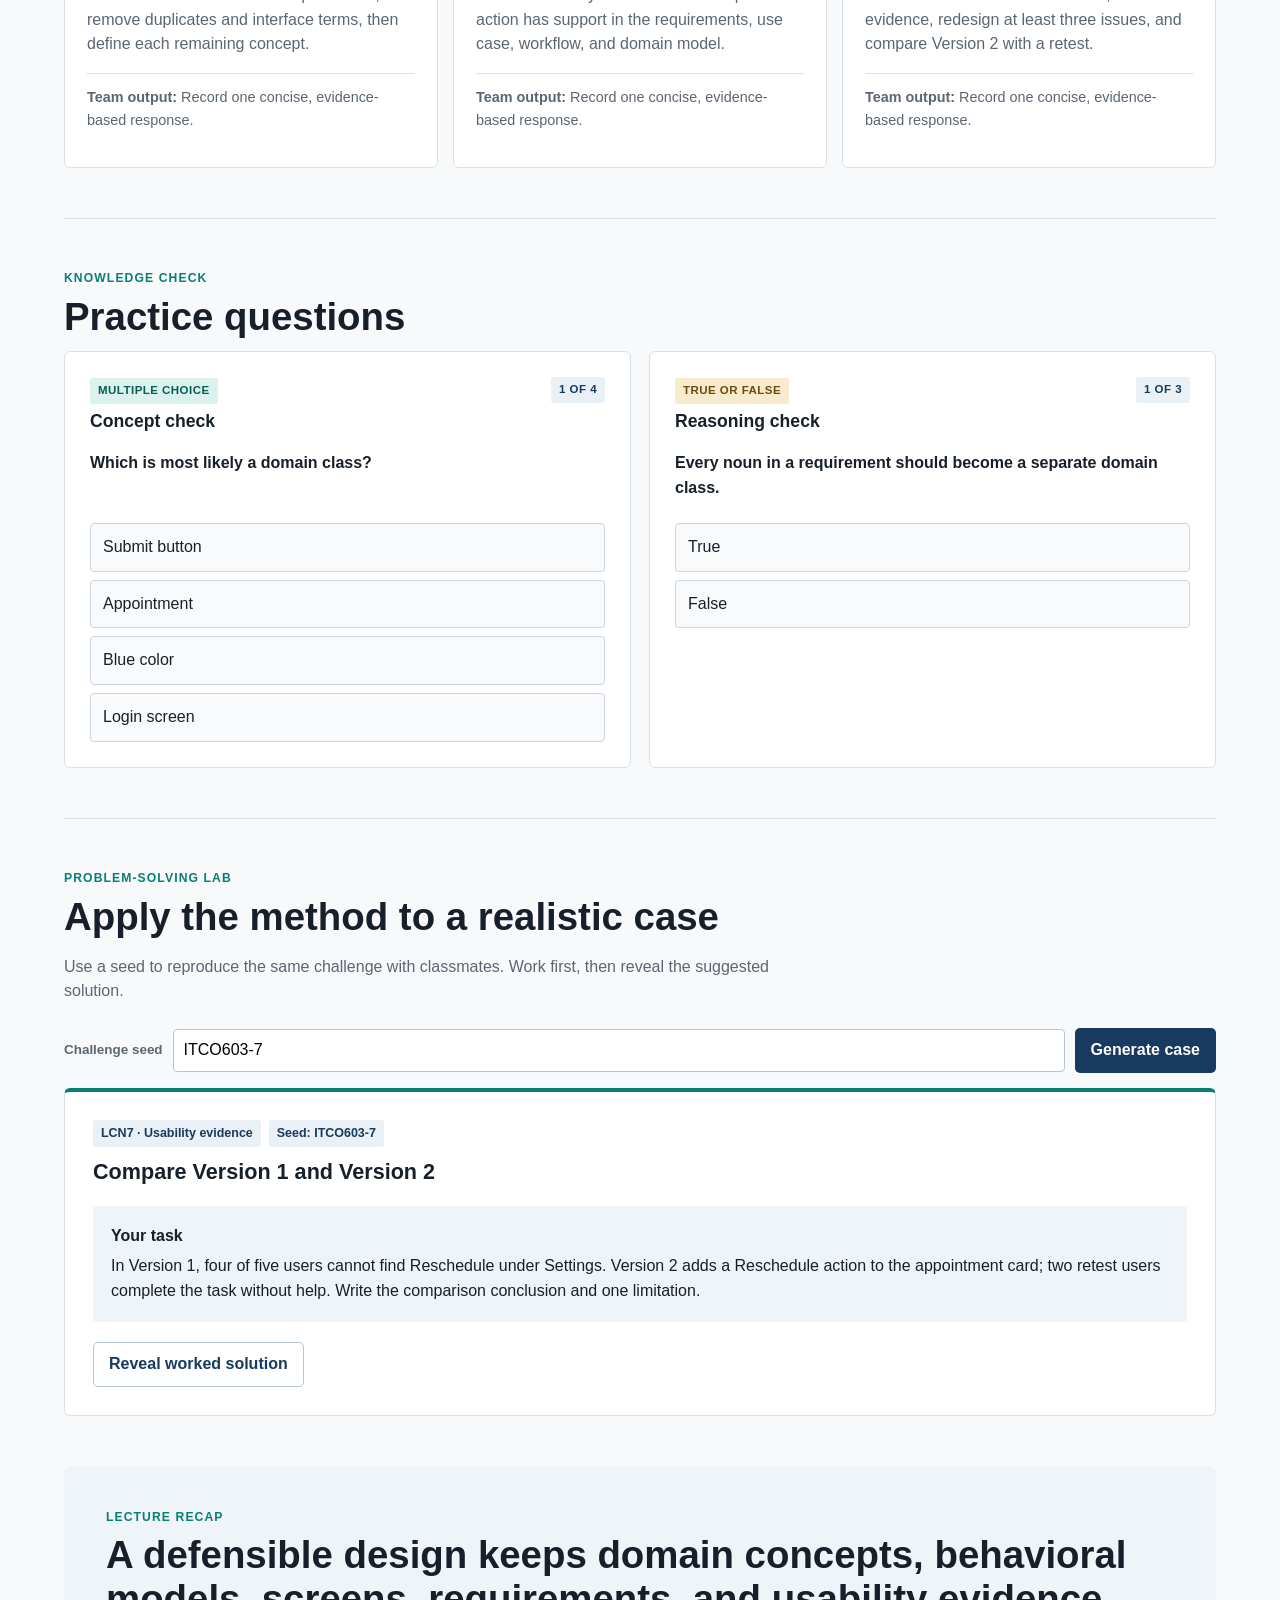
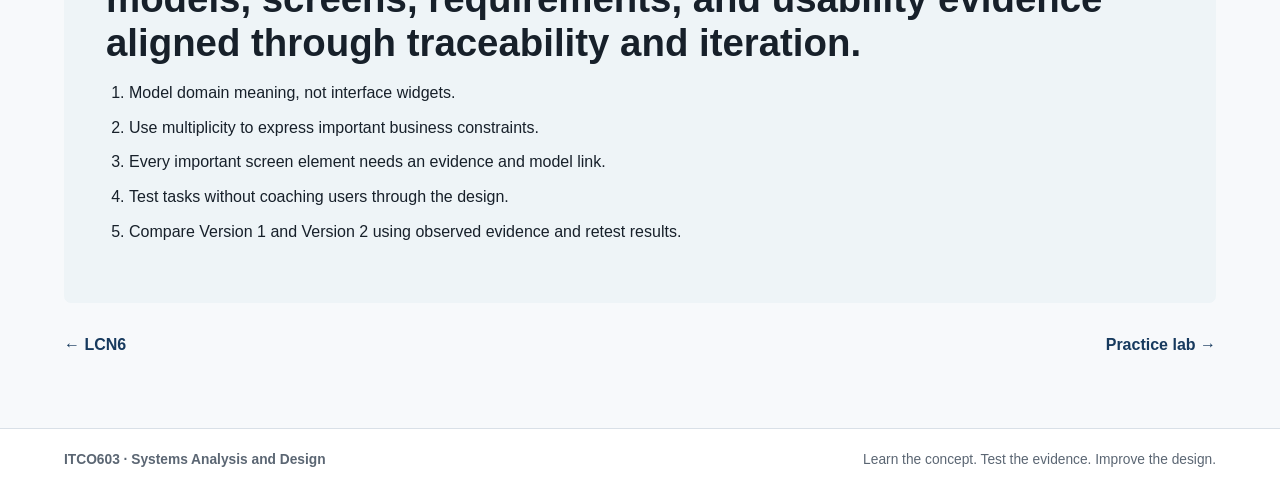
<file: docs/lcn7.html>
<!doctype html><html lang="en"><head><meta charset="utf-8"><meta name="viewport" content="width=device-width, initial-scale=1"><meta name="description" content="ITCO603 LCN7: Domain Models and Interaction Design"><title>LCN7 · ITCO603</title><link rel="stylesheet" href="styles.css"></head><body data-lcn="7"><div id="lecture-app"></div><script src="data.js"></script><script src="app.js"></script></body></html>
</file>
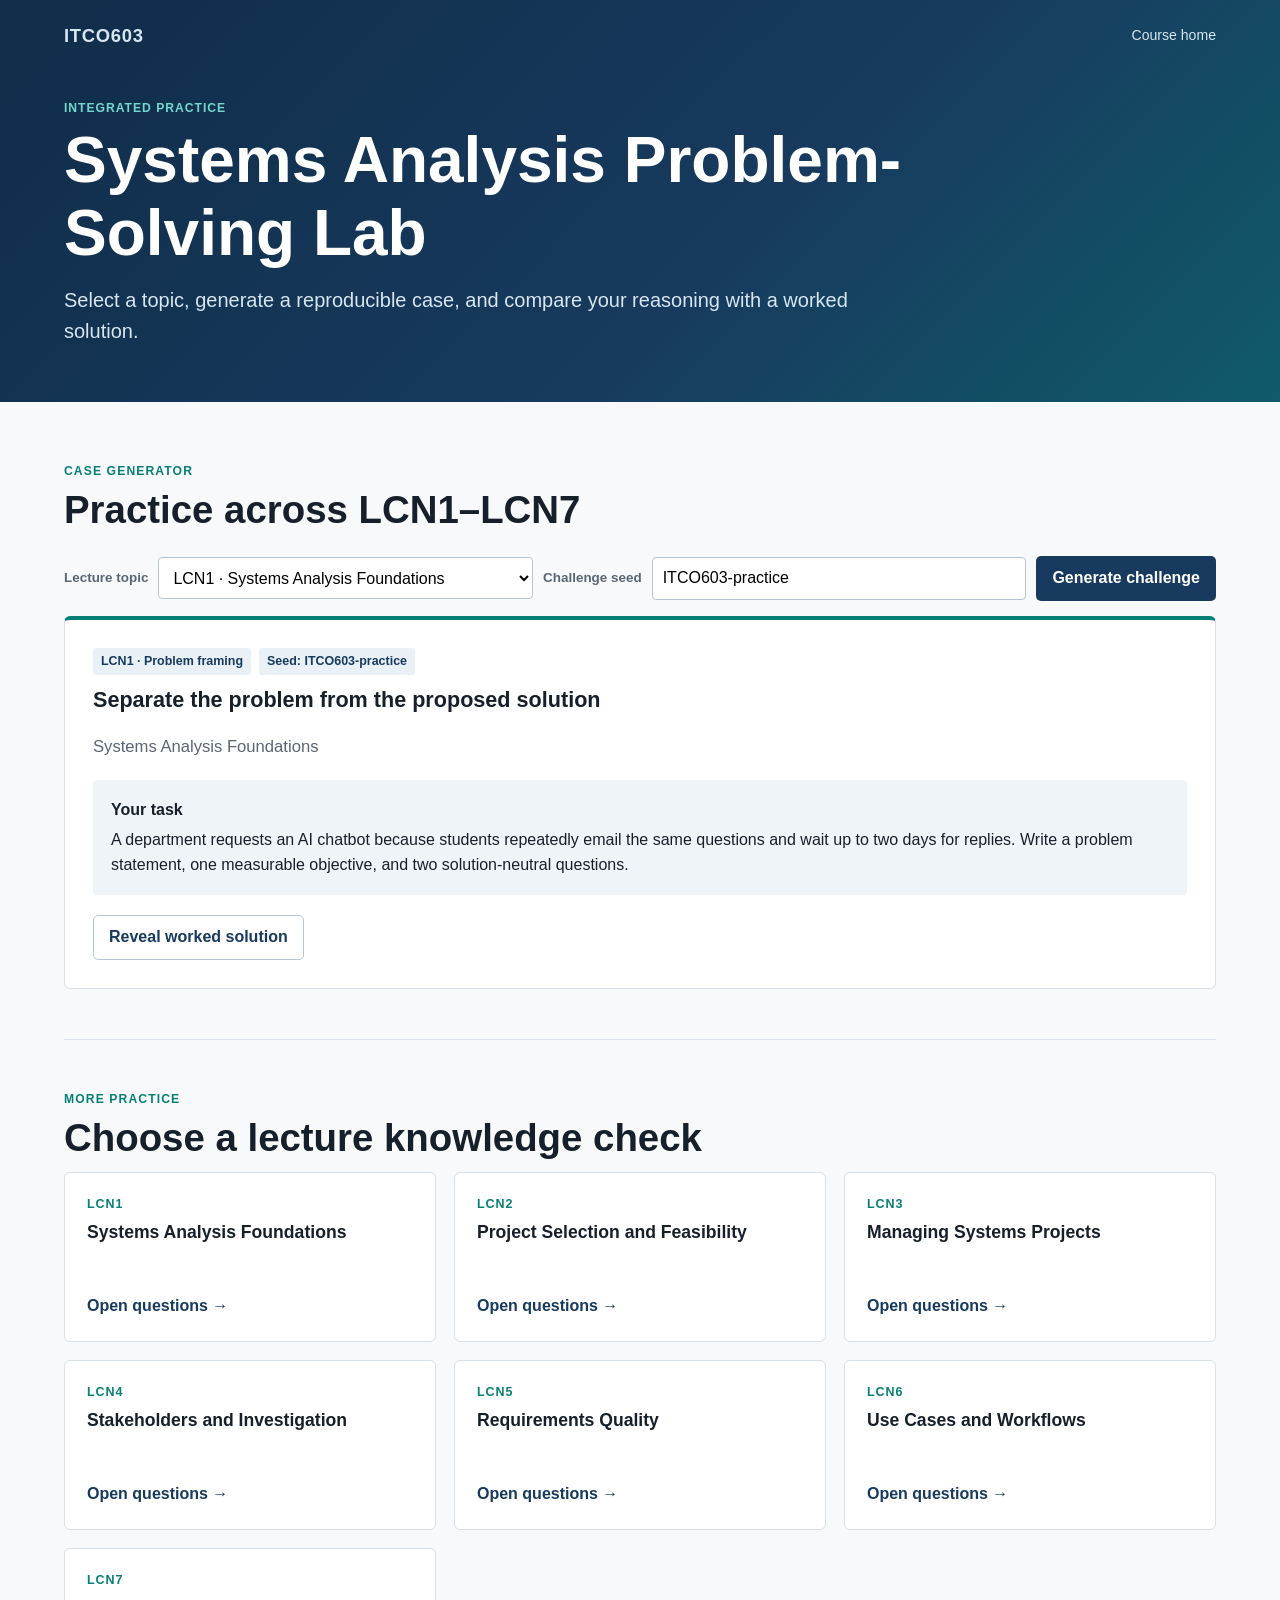
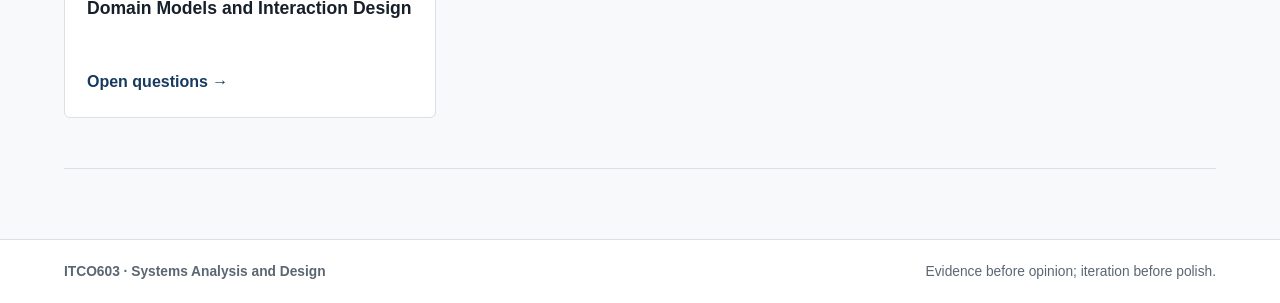
<file: docs/practice.html>
<!doctype html>
<html lang="en">
<head>
  <meta charset="utf-8">
  <meta name="viewport" content="width=device-width, initial-scale=1">
  <meta name="description" content="ITCO603 practice and problem-solving lab for Systems Analysis and Design.">
  <title>Practice Lab · ITCO603</title>
  <link rel="stylesheet" href="styles.css">
</head>
<body>
  <header class="lecture-header practice-header">
    <div class="container">
      <nav class="topbar" aria-label="Course navigation">
        <a class="brand" href="index.html">ITCO603</a>
        <div class="top-links"><a href="index.html">Course home</a></div>
      </nav>
      <p class="eyebrow">Integrated practice</p>
      <h1>Systems Analysis Problem-Solving Lab</h1>
      <p class="hero-copy">Select a topic, generate a reproducible case, and compare your reasoning with a worked solution.</p>
    </div>
  </header>
  <main class="container lecture-main">
    <section class="section-block">
      <p class="section-label">Case generator</p>
      <h2>Practice across LCN1–LCN7</h2>
      <div class="lab-controls">
        <label for="lecture-select">Lecture topic</label>
        <select id="lecture-select"></select>
        <label for="lab-seed">Challenge seed</label>
        <input id="lab-seed" type="text" value="ITCO603-practice" maxlength="40">
        <button id="lab-generate" class="button" type="button">Generate challenge</button>
      </div>
      <article id="lab-problem" class="problem-card"></article>
    </section>
    <section class="section-block">
      <p class="section-label">More practice</p>
      <h2>Choose a lecture knowledge check</h2>
      <div id="lecture-practice-links" class="lecture-grid compact-grid"></div>
    </section>
  </main>
  <footer><div class="container"><strong>ITCO603 · Systems Analysis and Design</strong><span>Evidence before opinion; iteration before polish.</span></div></footer>
  <script src="data.js"></script>
  <script src="practice.js"></script>
</body>
</html>
</file>
<file: docs/styles.css>
:root{--ink:#17202a;--muted:#5b6673;--paper:#f7f9fb;--surface:#fff;--line:#d9e0e7;--navy:#173a5e;--teal:#087f75;--amber:#b66a12;--red:#a43a42;--focus:#006fd6;--shadow:0 10px 28px rgba(18,35,52,.08)}
*{box-sizing:border-box}html{scroll-behavior:smooth}body{margin:0;color:var(--ink);background:var(--paper);font-family:Inter,Aptos,"Segoe UI",Arial,sans-serif;line-height:1.55}a{color:inherit}button,input,select{font:inherit}:focus-visible{outline:3px solid rgba(0,111,214,.35);outline-offset:3px}
.site-header{min-height:66px;padding:0 5vw;display:flex;align-items:center;justify-content:space-between;gap:24px;background:var(--surface);border-bottom:1px solid var(--line);position:sticky;top:0;z-index:20}.course-mark{display:flex;align-items:baseline;gap:10px;text-decoration:none;font-weight:650}.course-code{color:var(--navy);font-size:1.08rem;font-weight:800}.top-nav{display:flex;gap:22px}.top-nav a{color:var(--muted);text-decoration:none;font-size:.92rem}.top-nav a:hover{color:var(--navy)}
main{min-height:calc(100vh - 130px)}.course-overview{min-height:430px;padding:70px 7vw 54px;display:grid;grid-template-columns:minmax(0,1.6fr) minmax(280px,.7fr);gap:8vw;align-items:end;background:var(--surface);border-bottom:1px solid var(--line)}.eyebrow{margin:0 0 7px;color:var(--teal);font-weight:800;text-transform:uppercase;letter-spacing:.08em;font-size:.76rem}h1,h2,h3{margin-top:0;line-height:1.14}h1{margin-bottom:18px;font-size:clamp(2.5rem,5vw,5rem);max-width:930px}h2{margin-bottom:12px;font-size:clamp(1.7rem,3vw,2.65rem)}h3{font-size:1.1rem}.lede{max-width:800px;color:var(--muted);font-size:clamp(1.05rem,1.8vw,1.35rem)}.course-facts{margin:0;border-top:3px solid var(--navy)}.course-facts div{padding:13px 0;display:grid;grid-template-columns:1fr 1.2fr;gap:16px;border-bottom:1px solid var(--line)}.course-facts dt{color:var(--muted);font-size:.84rem}.course-facts dd{margin:0;font-weight:700}
.section{padding:62px 7vw}.section-heading{margin-bottom:30px;display:flex;justify-content:space-between;align-items:end;gap:36px}.section-heading>p{max-width:560px;color:var(--muted)}.lecture-grid{display:grid;grid-template-columns:repeat(3,minmax(0,1fr));gap:18px}.lecture-card{min-height:330px;padding:0 22px 21px;display:flex;flex-direction:column;text-decoration:none;background:var(--surface);border:1px solid var(--line);border-radius:6px;overflow:hidden;transition:transform .18s ease,box-shadow .18s ease}.lecture-card:hover{transform:translateY(-3px);box-shadow:var(--shadow)}.lecture-visual{width:calc(100% + 44px);height:130px;margin:0 -22px 18px;display:grid;place-items:center;color:#d9edf0;background:linear-gradient(135deg,#173a5e,#087f75);font-size:3.4rem;font-weight:850}.lecture-number{color:var(--teal);font-size:.78rem;font-weight:850;letter-spacing:.08em}.lecture-card h3{margin:5px 0 8px}.lecture-card p{margin:0 0 18px;color:var(--muted)}.card-action{margin-top:auto;color:var(--navy);font-weight:750}
.practice-band{padding:54px 7vw 60px;color:#fff;background:#162d43}.practice-band .eyebrow{color:#67d3c7}.practice-steps{margin:28px 0 34px;display:grid;grid-template-columns:repeat(3,1fr);border-top:1px solid rgba(255,255,255,.22)}.practice-steps div{padding:22px 28px 10px 0}.practice-steps span{color:#67d3c7}.practice-steps h3{margin:5px 0}.practice-steps p{margin:0;color:#c9d7e3}.button{min-height:42px;padding:9px 15px;display:inline-flex;align-items:center;justify-content:center;border:1px solid transparent;border-radius:5px;text-decoration:none;font-weight:750;cursor:pointer}.button-primary{color:#fff;background:var(--teal)}.button-primary:hover{background:#066c64}.button-secondary{color:var(--navy);background:var(--surface);border-color:#b8c6d3}.button-secondary:hover{border-color:var(--navy)}.button-row{display:flex;flex-wrap:wrap;gap:10px}
.resources{background:var(--surface)}.resource-list{border-top:1px solid var(--line)}.resource-list a{padding:17px 0;display:grid;grid-template-columns:minmax(220px,.7fr) 1fr;gap:24px;text-decoration:none;border-bottom:1px solid var(--line)}.resource-list span{color:var(--muted)}footer{min-height:64px;padding:0 5vw;display:flex;align-items:center;justify-content:space-between;color:var(--muted);background:var(--surface);border-top:1px solid var(--line);font-size:.86rem}
.lecture-header{padding:24px 5vw;display:flex;justify-content:space-between;gap:24px;background:var(--surface);border-bottom:1px solid var(--line)}.lecture-header nav{display:flex;flex-wrap:wrap;gap:16px}.lecture-header nav a{color:var(--muted);text-decoration:none;font-size:.88rem}.lecture-hero{padding:68px 7vw;background:var(--surface);border-bottom:1px solid var(--line)}.lecture-hero h1{margin-bottom:14px}.lecture-shell{width:min(1120px,100%);margin:auto;padding:30px 5vw 70px}.lecture-section{padding:34px 0;border-bottom:1px solid var(--line)}.objectives{padding-left:22px;columns:2;column-gap:44px}.objectives li{margin:0 0 9px;break-inside:avoid}.concept-list{display:grid;gap:8px}.concept-list details{background:var(--surface);border:1px solid var(--line);border-radius:5px}.concept-list summary{padding:15px 18px;cursor:pointer;font-weight:800}.concept-list p{margin:0;padding:0 18px 17px;color:var(--muted)}.workflow{display:grid;grid-template-columns:repeat(3,1fr);gap:14px}.workflow>div{padding:20px;background:var(--surface);border:1px solid var(--line);border-top:3px solid var(--teal)}.workflow span{color:var(--teal);font-weight:850}.workflow h3{margin:6px 0}.workflow p{margin:0;color:var(--muted)}
.quiz-status{margin-bottom:12px;display:flex;justify-content:space-between;color:var(--muted);font-size:.88rem}.quiz-question,.problem-output,.practice-panel{padding:24px;background:var(--surface);border:1px solid var(--line);border-radius:6px}.quiz-options,.tf-options{display:grid;gap:9px;margin:16px 0}.quiz-option{padding:12px 14px;text-align:left;color:var(--ink);background:#f7f9fb;border:1px solid #cbd5df;border-radius:4px;cursor:pointer}.quiz-option:hover{border-color:var(--navy)}.quiz-option.is-correct{color:#075d48;background:#e5f5ef;border-color:#7abda6}.quiz-option.is-wrong{color:#8a2530;background:#fbeaec;border-color:#dfafb4}.quiz-feedback{min-height:25px;color:var(--muted);font-weight:650}.practice-grid{display:grid;grid-template-columns:1fr 1fr;gap:18px}.practice-controls{margin-bottom:18px;display:grid;grid-template-columns:1fr 1fr auto;gap:12px;align-items:end}.practice-controls label{display:grid;gap:5px;color:var(--muted);font-size:.85rem}.practice-controls select,.practice-controls input{min-height:42px;padding:8px 10px;background:#fff;border:1px solid #b8c6d3;border-radius:4px}.problem-meta{display:flex;flex-wrap:wrap;gap:8px;margin-bottom:13px}.problem-meta span{padding:4px 8px;color:var(--navy);background:#eaf1f6;border-radius:3px;font-size:.78rem;font-weight:750}.solution{margin-top:18px;padding-top:17px;border-top:2px solid var(--teal)}.solution h4{margin:0 0 8px}.takeaway-summary{color:var(--muted);font-size:1.05rem}.takeaway-list{padding-left:23px}.takeaway-list li{margin-bottom:9px}.matrix{width:100%;border-collapse:collapse;margin:14px 0}.matrix th,.matrix td{padding:10px;text-align:left;border:1px solid var(--line)}.matrix th{background:#eef3f7}.practice-page{width:min(1120px,100%);margin:auto;padding:54px 5vw 80px}.practice-page h1{font-size:clamp(2.4rem,5vw,4.5rem)}.case-question{font-size:1.05rem}.case-steps{padding-left:22px}
@media(max-width:880px){.course-overview{grid-template-columns:1fr;min-height:auto}.lecture-grid{grid-template-columns:repeat(2,minmax(0,1fr))}.section-heading{display:block}.workflow,.practice-grid{grid-template-columns:1fr}.objectives{columns:1}.practice-controls{grid-template-columns:1fr}.top-nav{display:none}}
@media(max-width:560px){.lecture-grid{grid-template-columns:1fr}.practice-steps{grid-template-columns:1fr}.resource-list a{grid-template-columns:1fr;gap:4px}.course-overview,.section,.practice-band,.lecture-hero{padding-left:5vw;padding-right:5vw}.lecture-header{display:block}.lecture-header nav{margin-top:12px}footer{display:block;padding-top:18px;padding-bottom:18px}}

/* Interactive lecture pages */
.container{width:min(1160px,90vw);margin-inline:auto}.lecture-header{padding:0;color:#fff;background:linear-gradient(135deg,#102d49 0%,#173a5e 58%,#087f75 145%);border:0;display:block}.lecture-header .container{padding-top:22px;padding-bottom:48px}.topbar{display:flex;align-items:center;justify-content:space-between;padding-bottom:48px}.topbar .brand{color:#fff;font-size:1.15rem;font-weight:850;letter-spacing:.04em}.top-links{display:flex;gap:20px}.lecture-header .topbar a{color:#d7e6ef}.lecture-header .topbar a:hover{color:#fff}.lecture-header .eyebrow{color:#72d7cc}.lecture-header h1{max-width:900px;margin-bottom:15px;font-size:clamp(2.3rem,5vw,4.7rem)}.hero-copy{max-width:830px;margin:0;color:#d7e6ef;font-size:clamp(1rem,1.8vw,1.25rem)}.lecture-nav{margin-top:34px;display:flex;flex-wrap:wrap;gap:8px!important}.lecture-header .lecture-nav a{padding:7px 11px;color:#e9f1f5;background:rgba(255,255,255,.08);border:1px solid rgba(255,255,255,.18);border-radius:4px}.lecture-main{padding-top:10px;padding-bottom:70px}.section-block{padding:50px 0;border-bottom:1px solid var(--line)}.section-label{margin:0 0 7px;color:var(--teal);font-size:.76rem;font-weight:850;letter-spacing:.09em;text-transform:uppercase}.section-intro{max-width:720px;color:var(--muted)}.check-list{padding:0;display:grid;grid-template-columns:repeat(2,minmax(0,1fr));gap:10px 28px;list-style:none}.check-list li{position:relative;padding-left:27px}.check-list li::before{position:absolute;left:0;content:"✓";color:var(--teal);font-weight:900}.concept-grid{display:grid;grid-template-columns:repeat(3,minmax(0,1fr));gap:15px}.concept-card,.activity-card{padding:22px;background:var(--surface);border:1px solid var(--line);border-radius:6px}.concept-card h3,.activity-card h3{margin-bottom:8px}.concept-card>p,.activity-card>p{color:var(--muted)}.concept-example{margin-top:17px;padding-top:14px;border-top:1px solid var(--line);font-size:.9rem}.activity-grid{display:grid;grid-template-columns:repeat(3,minmax(0,1fr));gap:15px}.activity-card{position:relative;padding-top:55px}.activity-number{position:absolute;top:18px;left:22px;color:var(--teal);font-size:.78rem;font-weight:900}.deliverable{padding-top:12px;border-top:1px solid var(--line);font-size:.9rem}.practice-panel{padding:25px}.panel-heading{display:flex;align-items:start;justify-content:space-between;gap:14px;margin-bottom:20px}.panel-heading h3{margin:7px 0 0}.badge,.score-pill{display:inline-block;padding:4px 8px;color:#075d56;background:#daf1ed;border-radius:3px;font-size:.72rem;font-weight:850;letter-spacing:.04em;text-transform:uppercase}.badge-alt{color:#6c4a0e;background:#f8ebcd}.score-pill{color:var(--navy);background:#eaf1f6;white-space:nowrap}.question-text{min-height:72px;margin:0;font-weight:700}.answer-list{display:grid;gap:8px}.answer-button{padding:11px 12px;text-align:left;color:var(--ink);background:#f8fafb;border:1px solid #cbd5df;border-radius:4px;cursor:pointer}.answer-button:hover:not(:disabled){border-color:var(--navy)}.answer-button.correct{color:#075d48;background:#e5f5ef;border-color:#7abda6}.answer-button.incorrect{color:#8a2530;background:#fbeaec;border-color:#dfafb4}.feedback{margin-top:15px;padding:14px;border-left:3px solid var(--amber);background:#faf6ec}.feedback-correct{border-color:var(--teal);background:#edf8f4}.feedback .next-button{width:100%;margin-top:12px;color:#fff;background:var(--navy)}.result-card{text-align:center;padding:28px 10px}.result-score{color:var(--teal);font-size:3rem;font-weight:900}.problem-section{border-bottom:0}.problem-controls,.lab-controls{display:grid;grid-template-columns:auto minmax(180px,1fr) auto;gap:10px;align-items:center;margin:24px 0 15px}.problem-controls label,.lab-controls label{color:var(--muted);font-size:.84rem;font-weight:700}.problem-controls input,.lab-controls input,.lab-controls select{min-height:42px;padding:8px 10px;background:#fff;border:1px solid #b8c6d3;border-radius:4px}.problem-controls .button,.lab-controls .button{color:#fff;background:var(--navy)}.problem-card{padding:28px;background:var(--surface);border:1px solid var(--line);border-top:4px solid var(--teal);border-radius:6px}.problem-card h3{font-size:1.35rem}.scenario{color:var(--muted);font-size:1.04rem}.problem-prompt{margin:20px 0;padding:18px;background:#eef4f7;border-radius:4px}.problem-prompt p{margin:5px 0 0}.worked-solution{margin-top:22px;padding-top:18px;border-top:2px solid var(--teal)}.worked-solution li{margin-bottom:8px}.takeaway-block{padding:42px;background:#eef4f7;border:0;border-radius:7px}.takeaway-list li{margin-bottom:10px}.lecture-pagination{padding-top:30px;display:flex;justify-content:space-between}.lecture-pagination a{color:var(--navy);font-weight:800;text-decoration:none}.lecture-main+footer .container,body>footer .container{width:min(1160px,90vw);display:flex;justify-content:space-between;gap:20px}.practice-header .container{padding-bottom:55px}.lab-controls{grid-template-columns:auto minmax(220px,1fr) auto minmax(180px,1fr) auto}.compact-grid{grid-template-columns:repeat(3,minmax(0,1fr))}.mini-card{min-height:170px;padding:22px}.mini-card h3{margin:8px 0}.card-link{margin-top:auto;color:var(--navy);font-weight:750}
@media(max-width:880px){.concept-grid{grid-template-columns:repeat(2,minmax(0,1fr))}.activity-grid,.compact-grid{grid-template-columns:1fr 1fr}.lab-controls{grid-template-columns:1fr 1fr}.problem-controls{grid-template-columns:1fr}.topbar{padding-bottom:34px}.check-list{grid-template-columns:1fr}}
@media(max-width:560px){.concept-grid,.activity-grid,.compact-grid{grid-template-columns:1fr}.lecture-header .container{padding-bottom:36px}.topbar{display:flex}.top-links{display:flex}.lecture-nav{display:none!important}.problem-card,.practice-panel{padding:20px}.lab-controls{grid-template-columns:1fr}.takeaway-block{padding:25px}.lecture-main+footer .container,body>footer .container{display:block}}
</file>
